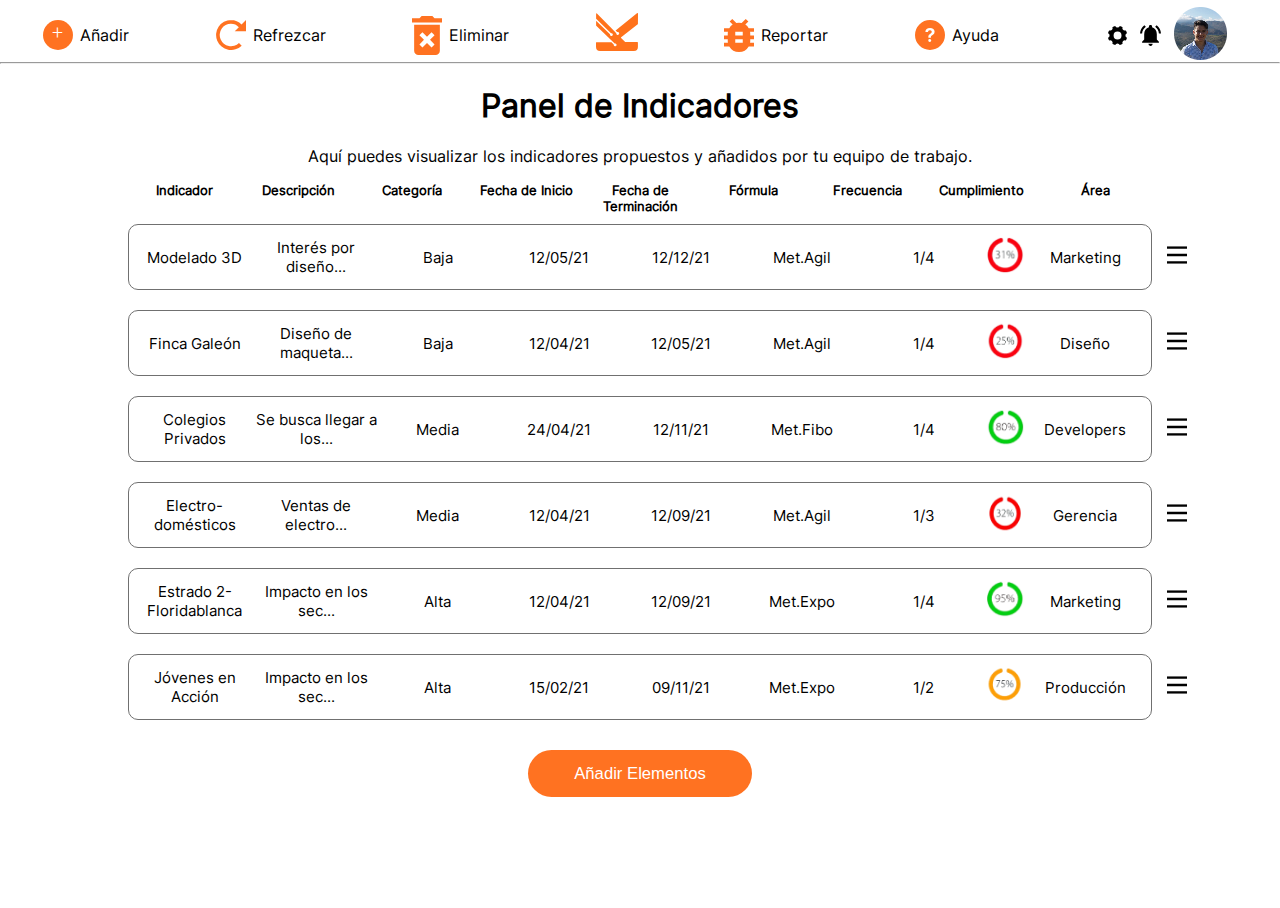
<file: index.html>
<!DOCTYPE html>
<html lang="es">
<head>
    <meta charset="UTF-8">
    <meta name="viewport" content="width=device-width, initial-scale=1.0">
    <title>Kario Media PM</title>
    <link rel="shortcut icon" href="assets/img/kario sin kairo (2).svg" type="image/x-icon">
    <link rel="stylesheet" href="assets/css/index.css">
</head>
<body>
    <header>
        <div class="icon-agg">
            <img src="assets/img/Group 3.svg" alt="">
            <a href="añadir.html">Añadir</a>
        </div>
        <div class="icon-agg">
            <img src="assets/img/Icon open-reload.svg" alt="">
            <a href="index.html">Refrezcar</a>
        </div>
        <div class="icon-agg">
            <img src="assets/img/Icon material-delete-forever.svg" alt="">
            <a href="eliminar.html">Eliminar</a>
        </div>
        <div class="logo">
            <img src="assets/img/kario sin kairo.svg" alt="">
        </div>
        <div class="icon-agg">
            <img src="assets/img/Icon material-bug-report.svg" alt="">
            <a href="reportes.html">Reportar</a>
        </div>
        <div class="icon-agg">
            <img src="assets/img/Icon ionic-ios-help-circle.svg" alt="">
            <a href="faq.html">Ayuda</a>
        </div>
        <div class="perfil">
            <img src="assets/img/Icon ionic-ios-settings.svg" alt="">
            <img src="assets/img/Icon material-notifications-active.svg" alt="">
            <a href="#popup-img"><img src="assets/img/pp-1.png" alt="" tabindex="0" ></a>
            <div id="popup-img" class="popup">
                <div class="popup-container">
                    <p>Pedro Felipe Gomez Bonilla <br>
                        <span>Usuario Admin</span> </p>
                        <a href="login.html">Cerrar Sesión</a>
                        <a href="index.html">Cancelar</a>
                </div>
            </div>
        </div>
    </header>
    <hr>
    <main>
        <h1>Panel de Indicadores</h1>
        <p>Aquí puedes visualizar los indicadores propuestos y añadidos por tu equipo de trabajo.</p>
    </main>
    <section class="section1">
        <div class="row-header">
            <div class="cell">Indicador</div>
            <div class="cell">Descripción</div>
            <div class="cell">Categoría</div>
            <div class="cell">Fecha de Inicio</div>
            <div class="cell">Fecha de Terminación</div>
            <div class="cell">Fórmula</div>
            <div class="cell">Frecuencia</div>
            <div class="cell">Cumplimiento</div>
            <div class="cell">Área</div>
        </div>
        <div class="table">
            <div class="row">
                <div class="cell">Modelado 3D</div>
                <div class="cell">Interés por diseño...</div>
                <div class="cell">Baja</div>
                <div class="cell">12/05/21</div>
                <div class="cell">12/12/21</div>
                <div class="cell">Met.Agil</div>
                <div class="cell">1/4</div>
                <div class="cell-circle-number"><img src="assets/img/treinta_y_uno.png" alt=""></div>
                <div class="cell">Marketing</div>
            </div>
            <div class="estado"><img src="assets/img/Repeat Grid 3.svg" alt="Estado"></div>
            <div class="row">
                <div class="cell">Finca Galeón</div>
                <div class="cell">Diseño de maqueta...</div>
                <div class="cell">Baja</div>
                <div class="cell">12/04/21</div>
                <div class="cell">12/05/21</div>
                <div class="cell">Met.Agil</div>
                <div class="cell">1/4</div>
                <div class="cell-circle-number"><img src="assets/img/veinticinco.png" alt=""></div>
                <div class="cell">Diseño</div>
            </div>
            <div class="estado"><img src="assets/img/Repeat Grid 3.svg" alt="Estado"></div>
            <div class="row">
                <div class="cell">Colegios Privados</div>
                <div class="cell">Se busca llegar a los...</div>
                <div class="cell">Media</div>
                <div class="cell">24/04/21</div>
                <div class="cell">12/11/21</div>
                <div class="cell">Met.Fibo</div>
                <div class="cell">1/4</div>
                <div class="cell-circle-number"><img src="assets/img/ochenta.png" alt=""></div>
                <div class="cell">Developers</div>
            </div>
            <div class="estado"><img src="assets/img/Repeat Grid 3.svg" alt="Estado"></div>
            <div class="row">
                <div class="cell">Electro-domésticos</div>
                <div class="cell">Ventas de electro...</div>
                <div class="cell">Media</div>
                <div class="cell">12/04/21</div>
                <div class="cell">12/09/21</div>
                <div class="cell">Met.Agil</div>
                <div class="cell">1/3</div>
                <div class="cell-circle-number"><img src="assets/img/treinta_y_dos.png" alt=""></div>
                <div class="cell">Gerencia</div>
            </div>
            <div class="estado"><img src="assets/img/Repeat Grid 3.svg" alt="Estado"></div>
            <div class="row">
                <div class="cell">Estrado 2-Floridablanca</div>
                <div class="cell">Impacto en los sec...</div>
                <div class="cell">Alta</div>
                <div class="cell">12/04/21</div>
                <div class="cell">12/09/21</div>
                <div class="cell">Met.Expo</div>
                <div class="cell">1/4</div>
                <div class="cell-circle-number"><img src="assets/img/noventa_y_cinco.png" alt=""></div>
                <div class="cell">Marketing</div>
            </div>
            <div class="estado"><img src="assets/img/Repeat Grid 3.svg" alt="Estado"></div>
            <div class="row">
                <div class="cell">Jóvenes en Acción</div>
                <div class="cell">Impacto en los sec...</div>
                <div class="cell">Alta</div>
                <div class="cell">15/02/21</div>
                <div class="cell">09/11/21</div>
                <div class="cell">Met.Expo</div>
                <div class="cell">1/2</div>
                <div class="cell-circle-number"><img src="assets/img/setenta_y_cinco.png" alt=""></div>
                <div class="cell">Producción</div>
            </div>
            <div class="estado"><img src="assets/img/Repeat Grid 3.svg" alt="Estado"></div>
        </div>
        <button class="add-button" onclick="location.href='añadir.html'">Añadir Elementos</button>
    </section>
    
</body>
</html>
</file>
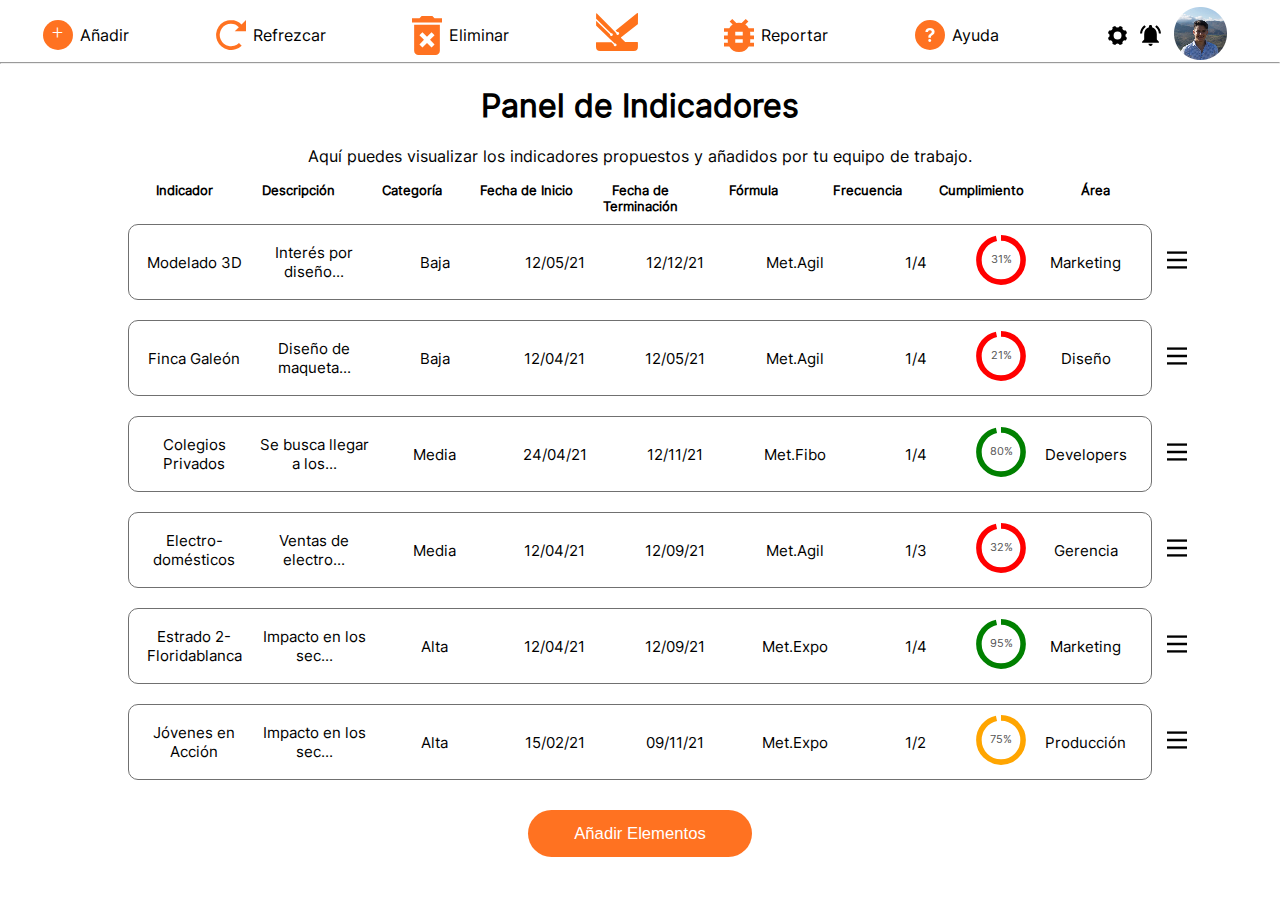
<file: pages/index.html>
<!DOCTYPE html>
<html lang="es">
<head>
    <meta charset="UTF-8">
    <meta name="viewport" content="width=device-width, initial-scale=1.0">
    <title>Kario Media PM</title>
    <link rel="shortcut icon" href="../assets/img/kario sin kairo (2).svg" type="image/x-icon">
    <link rel="stylesheet" href="../assets/css/index.css">
</head>
<body>
    <header>
        <div class="icon-agg">
            <img src="../assets/img/Group 3.svg" alt="">
            <a href="añadir.html">Añadir</a>
        </div>
        <div class="icon-agg">
            <img src="../assets/img/Icon open-reload.svg" alt="">
            <a href="index.html">Refrezcar</a>
        </div>
        <div class="icon-agg">
            <img src="../assets/img/Icon material-delete-forever.svg" alt="">
            <a href="eliminar.html">Eliminar</a>
        </div>
        <div class="logo">
            <img src="../assets/img/kario sin kairo.svg" alt="">
        </div>
        <div class="icon-agg">
            <img src="../assets/img/Icon material-bug-report.svg" alt="">
            <a href="reportes.html">Reportar</a>
        </div>
        <div class="icon-agg">
            <img src="../assets/img/Icon ionic-ios-help-circle.svg" alt="">
            <a href="faq.html">Ayuda</a>
        </div>
        <div class="perfil">
            <img src="../assets/img/Icon ionic-ios-settings.svg" alt="">
            <img src="../assets/img/Icon material-notifications-active.svg" alt="">
            <a href="#popup-img"><img src="../assets/img/pp-1.png" alt="" tabindex="0" ></a>
            <div id="popup-img" class="popup">
                <div class="popup-container">
                    <p>Pedro Felipe Gomez Bonilla <br>
                        <span>Usuario Admin</span> </p>
                        <a href="login.html">Cerrar Sesión</a>
                        <a href="index.html">Cancelar</a>
                </div>
            </div>
        </div>
    </header>
    <hr>
    <main>
        <h1>Panel de Indicadores</h1>
        <p>Aquí puedes visualizar los indicadores propuestos y añadidos por tu equipo de trabajo.</p>
    </main>
    <section class="section1">
        <div class="row-header">
            <div class="cell">Indicador</div>
            <div class="cell">Descripción</div>
            <div class="cell">Categoría</div>
            <div class="cell">Fecha de Inicio</div>
            <div class="cell">Fecha de Terminación</div>
            <div class="cell">Fórmula</div>
            <div class="cell">Frecuencia</div>
            <div class="cell">Cumplimiento</div>
            <div class="cell">Área</div>
        </div>
        <div class="table">
            <div class="row">
                <div class="cell">Modelado 3D</div>
                <div class="cell">Interés por diseño...</div>
                <div class="cell">Baja</div>
                <div class="cell">12/05/21</div>
                <div class="cell">12/12/21</div>
                <div class="cell">Met.Agil</div>
                <div class="cell">1/4</div>
                <div class="cell-circle-number">
                    <svg width="50" height="50" viewBox="0 0 36 36">
                    <path
                      stroke="red"
                      stroke-width="4"
                      fill="none"
                      stroke-dasharray="96, 100"
                      d="M18 2.0845
                         a 15.9155 15.9155 0 0 1 0 31.831
                         a 15.9155 15.9155 0 0 1 0 -31.831"
                    />
                    <text
                      x="18"
                      y="20.35"
                      fill="#555"
                      font-size="8"
                      text-anchor="middle">
                      31%
                    </text>
                  </svg></div>
                <div class="cell">Marketing</div>
            </div>
            <div class="estado"><img src="../assets/img/Repeat Grid 3.svg" alt="Estado"></div>
            <div class="row">
                <div class="cell">Finca Galeón</div>
                <div class="cell">Diseño de maqueta...</div>
                <div class="cell">Baja</div>
                <div class="cell">12/04/21</div>
                <div class="cell">12/05/21</div>
                <div class="cell">Met.Agil</div>
                <div class="cell">1/4</div>
                <div class="cell-circle-number"><svg width="50" height="50" viewBox="0 0 36 36">
                    <path
                      stroke="red"
                      stroke-width="4"
                      fill="none"
                      stroke-dasharray="96, 100"
                      d="M18 2.0845
                         a 15.9155 15.9155 0 0 1 0 31.831
                         a 15.9155 15.9155 0 0 1 0 -31.831"
                    />
                    <text
                      x="18"
                      y="20.35"
                      fill="#555"
                      font-size="8"
                      text-anchor="middle">
                      21%
                    </text>
                  </svg></div>
                <div class="cell">Diseño</div>
            </div>
            <div class="estado"><img src="../assets/img/Repeat Grid 3.svg" alt="Estado"></div>
            <div class="row">
                <div class="cell">Colegios Privados</div>
                <div class="cell">Se busca llegar a los...</div>
                <div class="cell">Media</div>
                <div class="cell">24/04/21</div>
                <div class="cell">12/11/21</div>
                <div class="cell">Met.Fibo</div>
                <div class="cell">1/4</div>
                <div class="cell-circle-number"><svg width="50" height="50" viewBox="0 0 36 36">
                    <path
                      stroke="green"
                      stroke-width="4"
                      fill="none"
                      stroke-dasharray="96, 100"
                      d="M18 2.0845
                         a 15.9155 15.9155 0 0 1 0 31.831
                         a 15.9155 15.9155 0 0 1 0 -31.831"
                    />
                    <text
                      x="18"
                      y="20.35"
                      fill="#555"
                      font-size="8"
                      text-anchor="middle">
                      80%
                    </text>
                  </svg></div>
                <div class="cell">Developers</div>
            </div>
            <div class="estado"><img src="../assets/img/Repeat Grid 3.svg" alt="Estado"></div>
            <div class="row">
                <div class="cell">Electro-domésticos</div>
                <div class="cell">Ventas de electro...</div>
                <div class="cell">Media</div>
                <div class="cell">12/04/21</div>
                <div class="cell">12/09/21</div>
                <div class="cell">Met.Agil</div>
                <div class="cell">1/3</div>
                <div class="cell-circle-number"><svg width="50" height="50" viewBox="0 0 36 36">
                    <path
                      stroke="red"
                      stroke-width="4"
                      fill="none"
                      stroke-dasharray="96, 100"
                      d="M18 2.0845
                         a 15.9155 15.9155 0 0 1 0 31.831
                         a 15.9155 15.9155 0 0 1 0 -31.831"
                    />
                    <text
                      x="18"
                      y="20.35"
                      fill="#555"
                      font-size="8"
                      text-anchor="middle">
                      32%
                    </text>
                  </svg></div>
                <div class="cell">Gerencia</div>
            </div>
            <div class="estado"><img src="../assets/img/Repeat Grid 3.svg" alt="Estado"></div>
            <div class="row">
                <div class="cell">Estrado 2-Floridablanca</div>
                <div class="cell">Impacto en los sec...</div>
                <div class="cell">Alta</div>
                <div class="cell">12/04/21</div>
                <div class="cell">12/09/21</div>
                <div class="cell">Met.Expo</div>
                <div class="cell">1/4</div>
                <div class="cell-circle-number"><svg width="50" height="50" viewBox="0 0 36 36">
                    <path
                      stroke="green"
                      stroke-width="4"
                      fill="none"
                      stroke-dasharray="96, 100"
                      d="M18 2.0845
                         a 15.9155 15.9155 0 0 1 0 31.831
                         a 15.9155 15.9155 0 0 1 0 -31.831"
                    />
                    <text
                      x="18"
                      y="20.35"
                      fill="#555"
                      font-size="8"
                      text-anchor="middle">
                      95%
                    </text>
                  </svg></div>
                <div class="cell">Marketing</div>
            </div>
            <div class="estado"><img src="../assets/img/Repeat Grid 3.svg" alt="Estado"></div>
            <div class="row">
                <div class="cell">Jóvenes en Acción</div>
                <div class="cell">Impacto en los sec...</div>
                <div class="cell">Alta</div>
                <div class="cell">15/02/21</div>
                <div class="cell">09/11/21</div>
                <div class="cell">Met.Expo</div>
                <div class="cell">1/2</div>
                <div class="cell-circle-number"><svg width="50" height="50" viewBox="0 0 36 36">
                    <path
                      stroke="orange"
                      stroke-width="4"
                      fill="none"
                      stroke-dasharray="96, 100"
                      d="M18 2.0845
                         a 15.9155 15.9155 0 0 1 0 31.831
                         a 15.9155 15.9155 0 0 1 0 -31.831"
                    />
                    <text
                      x="18"
                      y="20.35"
                      fill="#555"
                      font-size="8"
                      text-anchor="middle">
                      75%
                    </text>
                  </svg></div>
                <div class="cell">Producción</div>
            </div>
            <div class="estado"><img src="../assets/img/Repeat Grid 3.svg" alt="Estado"></div>
        </div>
        <button class="add-button" onclick="location.href='añadir.html'">Añadir Elementos</button>
    </section>
    
</body>
</html>
</file>
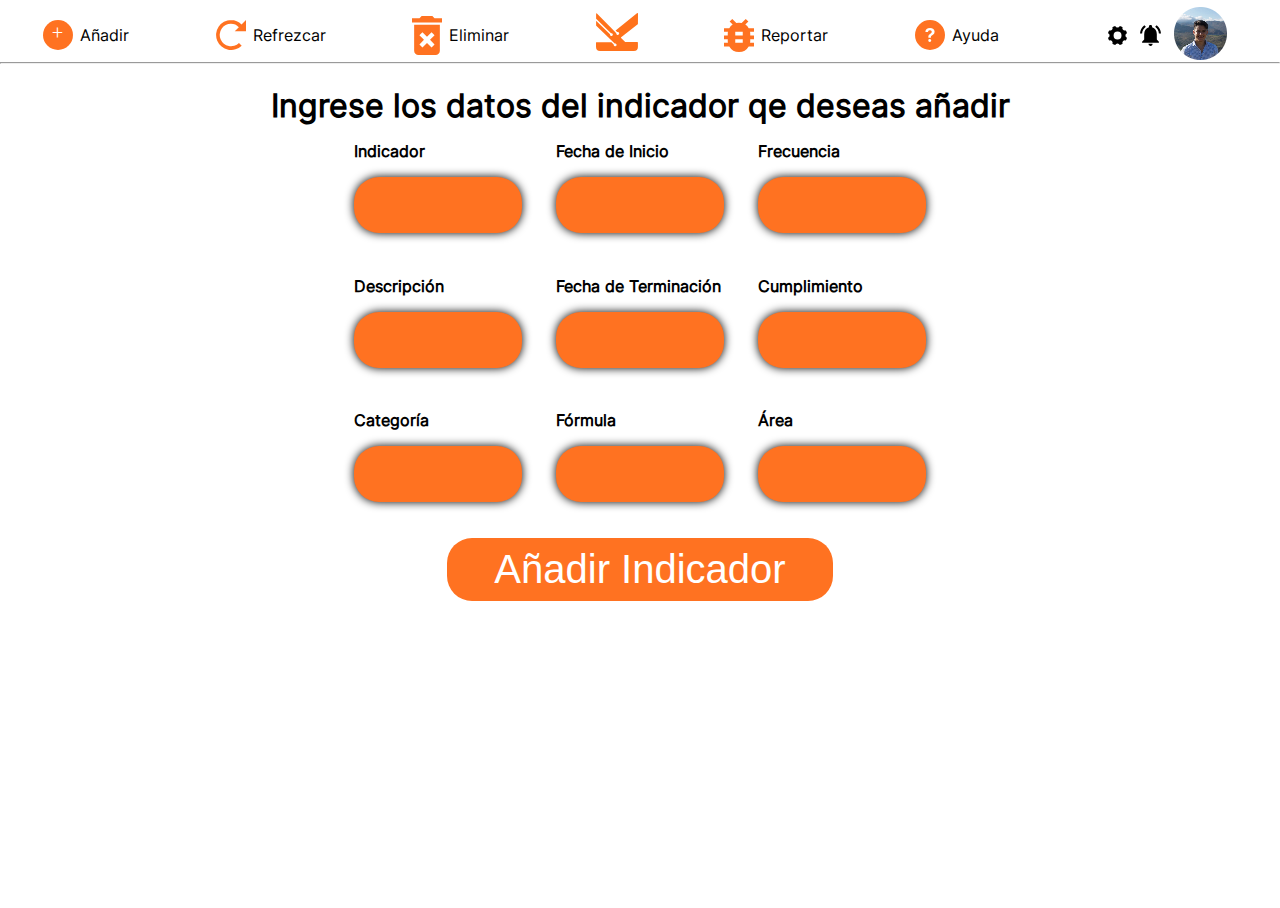
<file: añadir.html>
<!DOCTYPE html>
<html lang="en">

<head>
    <meta charset="UTF-8">
    <meta name="viewport" content="width=device-width, initial-scale=1.0">
    <title>Kario Media PM</title>
    <link rel="shortcut icon" href="assets/img/kario sin kairo (2).svg" type="image/x-icon">
    <link rel="stylesheet" href="assets/css/añadir.css">
</head>

<body>
    <header>
        <div class="icon-agg">
            <img src="assets/img/Group 3.svg" alt="">
            <a href="añadir.html">Añadir</a>
        </div>
        <div class="icon-agg">
            <img src="assets/img/Icon open-reload.svg" alt="">
            <a href="index.html">Refrezcar</a>
        </div>
        <div class="icon-agg">
            <img src="assets/img/Icon material-delete-forever.svg" alt="">
            <a href="eliminar.html">Eliminar</a>
        </div>
        <div class="logo">
            <img src="assets/img/kario sin kairo.svg" alt="">
        </div>
        <div class="icon-agg">
            <img src="assets/img/Icon material-bug-report.svg" alt="">
            <a href="reportes.html">Reportar</a>
        </div>
        <div class="icon-agg">
            <img src="assets/img/Icon ionic-ios-help-circle.svg" alt="">
            <a href="faq.html">Ayuda</a>
        </div>
        <div class="perfil">
            <img src="assets/img/Icon ionic-ios-settings.svg" alt="">
            <img src="assets/img/Icon material-notifications-active.svg" alt="">
            <a href="#popup-img"><img src="assets/img/pp-1.png" alt="" tabindex="0" ></a>
            <div id="popup-img" class="popup">
                <div class="popup-container">
                    <p>Pedro Felipe Gomez Bonilla <br>
                        <span>Usuario Admin</span> </p>
                        <a href="login.html">Cerrar Sesión</a>
                        <a href="añadir.html">Cancelar</a>
                </div>
            </div>
        </div>
    </header>
    <hr>
    <h1>Ingrese los datos del indicador qe deseas añadir</h1>
    <section>
        <div class="datos">
            <div class="input-añadir">
                <p>Indicador</p>
                <label><input type="text"></label>
            </div>
            <div class="input-añadir">
                <p>Fecha de Inicio</p>
                <label><input type="text" ></label>
            </div>
            <div class="input-añadir">
                <p>Frecuencia</p>
                <label><input type="text" ></label>
            </div>
            <div class="input-añadir">
                <p>Descripción</p>
                <label><input type="text" ></label>
            </div>
            <div class="input-añadir">
                <p>Fecha de Terminación</p>
                <label><input type="text" ></label>
            </div>
            <div class="input-añadir">
                <p>Cumplimiento</p>
                <label><input type="text" ></label>
            </div>
            <div class="input-añadir">
                <p>Categoría</p>
                <label><input type="text" ></label>
            </div>
            <div class="input-añadir">
                <p>Fórmula</p>
                <label><input type="text" ></label>
            </div>
            <div class="input-añadir">
                <p>Área</p>
                <label><input type="text" ></label>
            </div>
        </div>
        <div class="button">
            <button onclick="location.href='index.html'">Añadir Indicador</button>
        </div>
    </section>


</body>

</html>
</file>
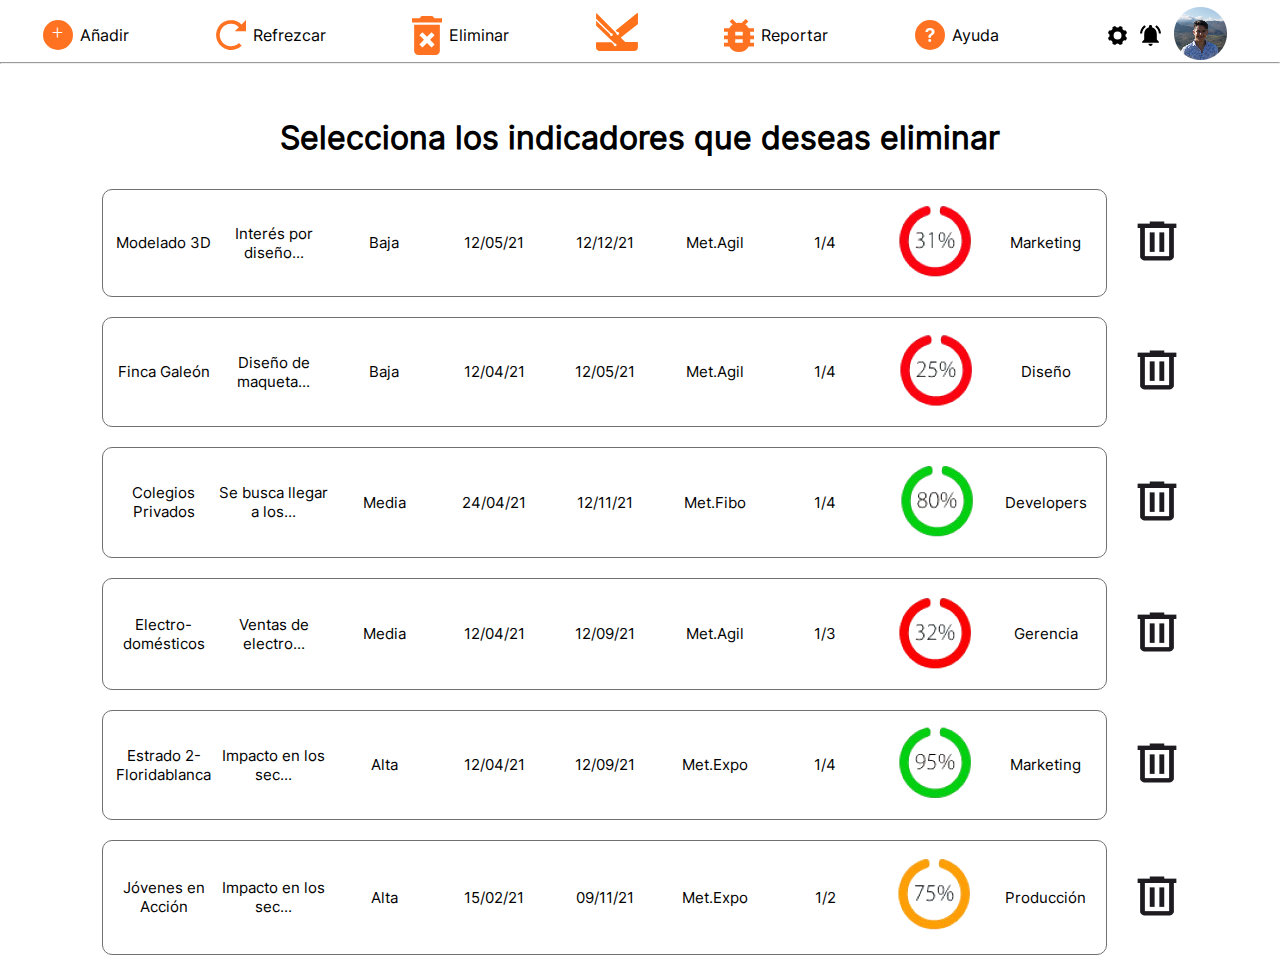
<file: eliminar.html>
<!DOCTYPE html>
<html lang="es">
<head>
    <meta charset="UTF-8">
    <meta name="viewport" content="width=device-width, initial-scale=1.0">
    <title>Eliminar</title>
    <link rel="shortcut icon" href="assets/img/kario sin kairo (2).svg" type="image/x-icon">
    <link rel="stylesheet" href="assets/css/eliminar.css">
</head>
<body>
    <header>
        <div class="icon-agg">
            <img src="assets/img/Group 3.svg" alt="">
            <a href="añadir.html">Añadir</a>
        </div>
        <div class="icon-agg">
            <img src="assets/img/Icon open-reload.svg" alt="">
            <a href="index.html">Refrezcar</a>
        </div>
        <div class="icon-agg">
            <img src="assets/img/Icon material-delete-forever.svg" alt="">
            <a href="eliminar.html">Eliminar</a>
        </div>
        <div class="logo">
            <img src="assets/img/kario sin kairo.svg" alt="">
        </div>
        <div class="icon-agg">
            <img src="assets/img/Icon material-bug-report.svg" alt="">
            <a href="reportes.html">Reportar</a>
        </div>
        <div class="icon-agg">
            <img src="assets/img/Icon ionic-ios-help-circle.svg" alt="">
            <a href="faq.html">Ayuda</a>
        </div>
        <div class="perfil">
            <img src="assets/img/Icon ionic-ios-settings.svg" alt="">
            <img src="assets/img/Icon material-notifications-active.svg" alt="">
            <a href="#popup-img"><img src="assets/img/pp-1.png" alt="" tabindex="0" ></a>
            <div id="popup-img" class="popup">
                <div class="popup-container">
                    <p>Pedro Felipe Gomez Bonilla <br>
                        <span>Usuario Admin</span> </p>
                        <a href="login.html">Cerrar Sesión</a>
                        <a href="eliminar.html">Cancelar</a>
                </div>
            </div>
        </div>
    </header>
    <hr>
    <main>
        <h1>Selecciona los indicadores que deseas eliminar</h1>
    </main>
    <section class="section1">
        <div class="table">
            <div class="row">
                <div class="cell">Modelado 3D</div>
                <div class="cell">Interés por diseño...</div>
                <div class="cell">Baja</div>
                <div class="cell">12/05/21</div>
                <div class="cell">12/12/21</div>
                <div class="cell">Met.Agil</div>
                <div class="cell">1/4</div>
                <div class="cell circle-number"><img src="assets/img/treinta_y_uno.png" alt=""></div>
                <div class="cell">Marketing</div>
            </div>
            <button  class="delete"><img onclick="location.href='index.html'" src="assets/img/delete.png"></button>
            <div class="row">
                <div class="cell">Finca Galeón</div>
                <div class="cell">Diseño de maqueta...</div>
                <div class="cell">Baja</div>
                <div class="cell">12/04/21</div>
                <div class="cell">12/05/21</div>
                <div class="cell">Met.Agil</div>
                <div class="cell">1/4</div>
                <div class="cell circle-number"><img src="assets/img/veinticinco.png" alt=""></div>
                <div class="cell">Diseño</div>
            </div>
            <button  class="delete"><img onclick="location.href='index.html'" src="assets/img/delete.png"></button>
            <div class="row">
                <div class="cell">Colegios Privados</div>
                <div class="cell">Se busca llegar a los...</div>
                <div class="cell">Media</div>
                <div class="cell">24/04/21</div>
                <div class="cell">12/11/21</div>
                <div class="cell">Met.Fibo</div>
                <div class="cell">1/4</div>
                <div class="cell circle-number"><img src="assets/img/ochenta.png" alt=""></div>
                <div class="cell">Developers</div>
            </div>
            <button  class="delete"><img onclick="location.href='index.html'" src="assets/img/delete.png"></button>
            <div class="row">
                <div class="cell">Electro-domésticos</div>
                <div class="cell">Ventas de electro...</div>
                <div class="cell">Media</div>
                <div class="cell">12/04/21</div>
                <div class="cell">12/09/21</div>
                <div class="cell">Met.Agil</div>
                <div class="cell">1/3</div>
                <div class="cell circle-number"><img src="assets/img/treinta_y_dos.png" alt=""></div>
                <div class="cell">Gerencia</div>
            </div>
            <button  class="delete"><img onclick="location.href='index.html'" src="assets/img/delete.png"></button>
            <div class="row">
                <div class="cell">Estrado 2-Floridablanca</div>
                <div class="cell">Impacto en los sec...</div>
                <div class="cell">Alta</div>
                <div class="cell">12/04/21</div>
                <div class="cell">12/09/21</div>
                <div class="cell">Met.Expo</div>
                <div class="cell">1/4</div>
                <div class="cell circle-number"><img src="assets/img/noventa_y_cinco.png" alt=""></div>
                <div class="cell">Marketing</div>
            </div>
            <button class="delete"><img src="assets/img/delete.png"></button>
            <div class="row">
                <div class="cell">Jóvenes en Acción</div>
                <div class="cell">Impacto en los sec...</div>
                <div class="cell">Alta</div>
                <div class="cell">15/02/21</div>
                <div class="cell">09/11/21</div>
                <div class="cell">Met.Expo</div>
                <div class="cell">1/2</div>
                <div class="cell circle-number"><img src="assets/img/setenta_y_cinco.png" alt=""></div>
                <div class="cell">Producción</div>
            </div>
            <button  class="delete"><img onclick="location.href='index.html'" src="assets/img/delete.png"></button>
        </div>
    </section>
</file>
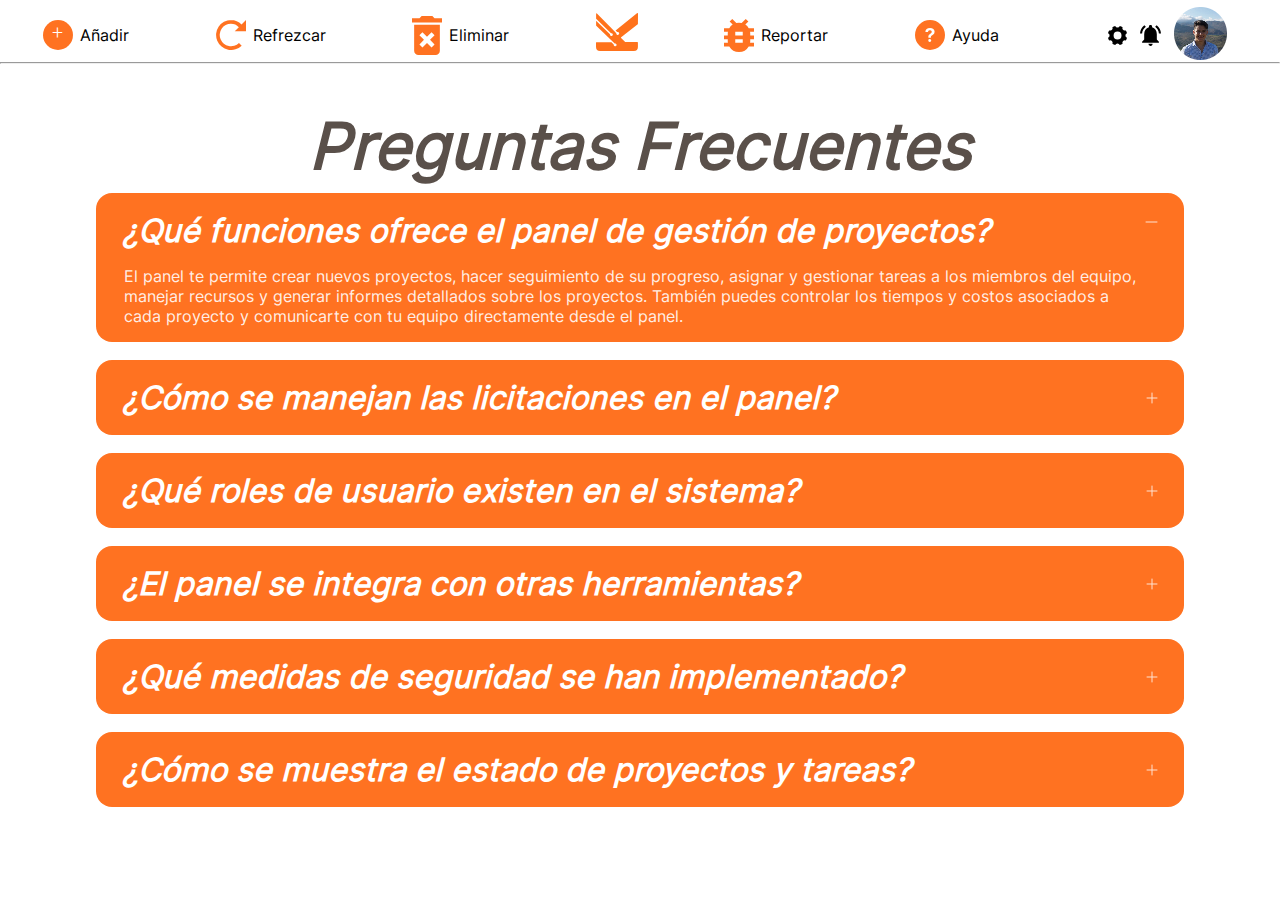
<file: faq.html>
<!DOCTYPE html>
<html lang="en">

<head>
    <meta charset="UTF-8">
    <meta name="viewport" content="width=device-width, initial-scale=1.0">
    <title>Kario Media PM</title>
    <link rel="shortcut icon" href="assets/img/kario sin kairo (2).svg" type="image/x-icon">
    <link rel="stylesheet" href="assets/css/faq.css">
</head>

<body>
    <header>
        <div class="icon-agg">
            <img src="assets/img/Group 3.svg" alt="">
            <a href="añadir.html">Añadir</a>
        </div>
        <div class="icon-agg">
            <img src="assets/img/Icon open-reload.svg" alt="">
            <a href="index.html">Refrezcar</a>
        </div>
        <div class="icon-agg">
            <img src="assets/img/Icon material-delete-forever.svg" alt="">
            <a href="eliminar.html">Eliminar</a>
        </div>
        <div class="logo">
            <img src="assets/img/kario sin kairo.svg" alt="">
        </div>
        <div class="icon-agg">
            <img src="assets/img/Icon material-bug-report.svg" alt="">
            <a href="reportes.html">Reportar</a>
        </div>
        <div class="icon-agg">
            <img src="assets/img/Icon ionic-ios-help-circle.svg" alt="">
            <a href="faq.html">Ayuda</a>
        </div>
        <div class="perfil">
            <img src="assets/img/Icon ionic-ios-settings.svg" alt="">
            <img src="assets/img/Icon material-notifications-active.svg" alt="">
            <a href="#popup-img"><img src="assets/img/pp-1.png" alt="" tabindex="0" ></a>
            <div id="popup-img" class="popup">
                <div class="popup-container">
                    <p>Pedro Felipe Gomez Bonilla <br>
                        <span>Usuario Admin</span> </p>
                        <a href="login.html">Cerrar Sesión</a>
                        <a href="faq.html">Cancelar</a>
                </div>
            </div>
        </div>
    </header>
    <hr>

    <h1><i>Preguntas Frecuentes</i></h1>

    <section>
        <div class="question1">
            <h4>¿Qué funciones ofrece el panel de gestión de proyectos?</h4>
            <p>El panel te permite crear nuevos proyectos, hacer seguimiento de su progreso, asignar y gestionar tareas
                a los miembros del equipo, manejar recursos y generar informes detallados sobre los proyectos. También
                puedes controlar los tiempos y costos asociados a cada proyecto y comunicarte con tu equipo directamente
                desde el panel.</p>
            <img src="assets/img/vector-guion.png" alt="">
        </div>
        <div class="question2">
            <h4>¿Cómo se manejan las licitaciones en el panel?</h4><img src="assets/img/vector-suma.png" alt="">
        </div>
        <div class="question3">
            <h4>¿Qué roles de usuario existen en el sistema?</h4><img src="assets/img/vector-suma.png" alt="">
        </div>
        <div class="question4">
            <h4>¿El panel se integra con otras herramientas?</h4><img src="assets/img/vector-suma.png" alt="">
        </div>
        <div class="question5">
            <h4>¿Qué medidas de seguridad se han implementado?</h4><img src="assets/img/vector-suma.png" alt="">
        </div>
        <div class="question6">
            <h4>¿Cómo se muestra el estado de proyectos y tareas?</h4><img src="assets/img/vector-suma.png" alt="">
        </div>
    </section>
</body>

</html>
</file>
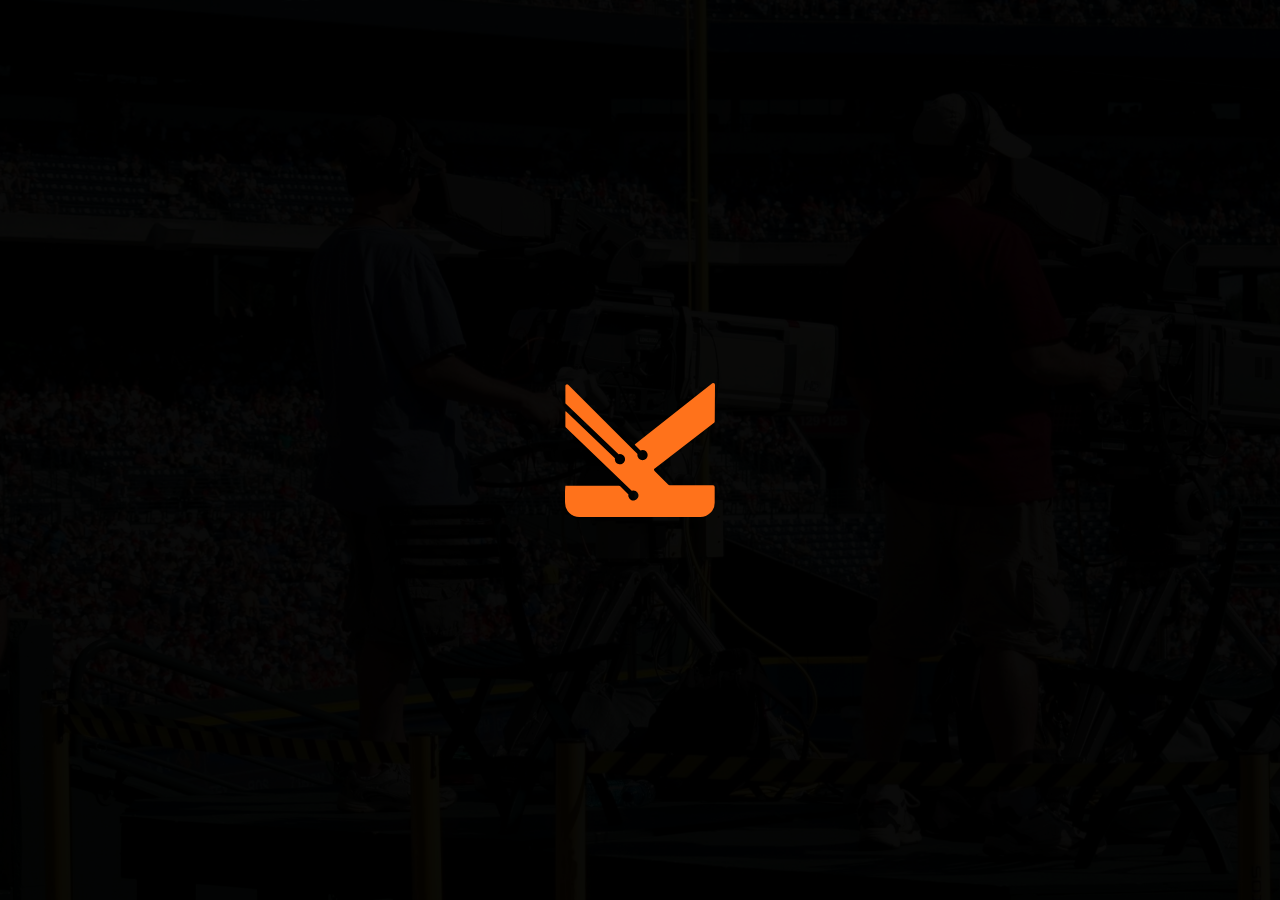
<file: login.html>
<!DOCTYPE html>
<html lang="en">

<head>
    <meta charset="UTF-8">
    <meta name="viewport" content="width=device-width, initial-scale=1.0">
    <title>Kario Media PM</title>
    <link rel="stylesheet" href="assets/css/style.css">
    <link rel="shortcut icon" href="assets/img/kario sin kairo (2).svg" type="image/x-icon">
</head>

<body>
    <div class="principal">
        <img src="assets/img/kario sin kairo.svg" alt="Kario Media Logo">
    </div>

    <div class="cuadro">
        <img class="kario" src="assets/img/kario sin kairo.svg" alt="Kario Media Logo">
        <p>MEDIA</p>
        <h2>Bienvenido al panel digital de <br> KARIO Media</h2>
        <h4>Por favor ingresa los siguientes datos para ingresar a la plataforma</h4>

        <form action="usuario.html">
            <div class="ingreso">
                <h3 class="usuario">Usuario</h3>
                <input type="text" name="username" placeholder="Ingresa tu usuario" required>

                <h3 class="contraseña">Contraseña</h3>
                <input type="password" name="password" placeholder="Ingresa tu contraseña" required>
            </div>
            <button type="submit" class="submit">Ingresar al panel</button>
        </form>
        <div class="parraf">
            <p>¿Tienes problemas para ingresar? Por favor contactarse con asistencia técnica lo más pronto posible</p>
        </div>
    </div>

</body>

</html>
</file>
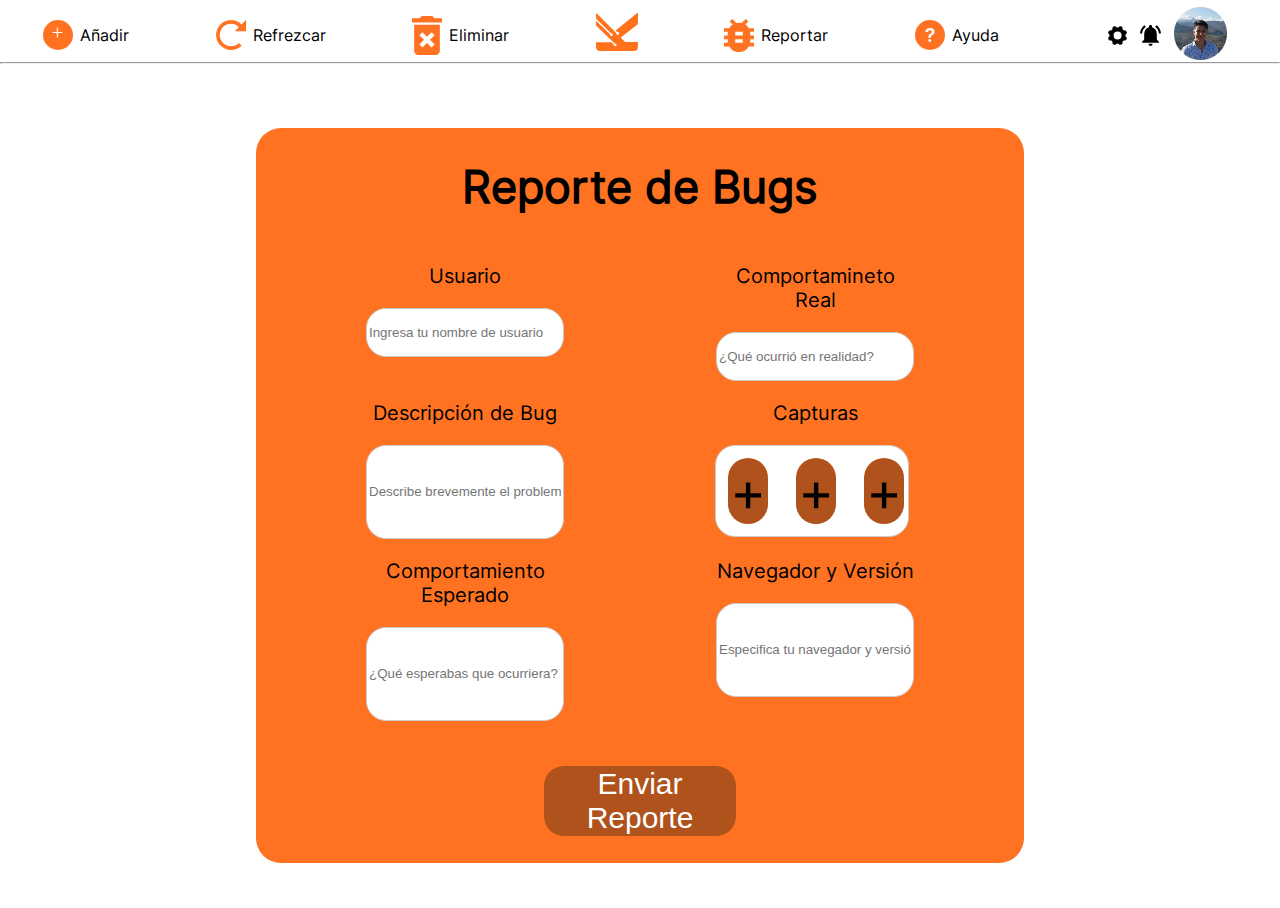
<file: reportes.html>
<!DOCTYPE html>
<html lang="en">

<head>
    <meta charset="UTF-8">
    <meta name="viewport" content="width=device-width, initial-scale=1.0">
    <title>Reportes</title>
    <link rel="shortcut icon" href="assets/img/kario sin kairo (2).svg" type="image/x-icon">
    <link rel="stylesheet" href="assets/css/reportes.css">
</head>

<body>
    <header>
        <div class="icon-agg">
            <img src="assets/img/Group 3.svg" alt="">
            <a href="añadir.html">Añadir</a>
        </div>
        <div class="icon-agg">
            <img src="assets/img/Icon open-reload.svg" alt="">
            <a href="index.html">Refrezcar</a>
        </div>
        <div class="icon-agg">
            <img src="assets/img/Icon material-delete-forever.svg" alt="">
            <a href="eliminar.html">Eliminar</a>
        </div>
        <div class="logo">
            <img src="assets/img/kario sin kairo.svg" alt="">
        </div>
        <div class="icon-agg">
            <img src="assets/img/Icon material-bug-report.svg" alt="">
            <a href="reportes.html">Reportar</a>
        </div>
        <div class="icon-agg">
            <img src="assets/img/Icon ionic-ios-help-circle.svg" alt="">
            <a href="faq.html">Ayuda</a>
        </div>
        <div class="perfil">
            <img src="assets/img/Icon ionic-ios-settings.svg" alt="">
            <img src="assets/img/Icon material-notifications-active.svg" alt="">
            <a href="#popup-img"><img src="assets/img/pp-1.png" alt="" tabindex="0" ></a>
            <div id="popup-img" class="popup">
                <div class="popup-container">
                    <p>Pedro Felipe Gomez Bonilla <br>
                        <span>Usuario Admin</span> </p>
                        <a href="login.html">Cerrar Sesión</a>
                        <a href="reportes.html">Cancelar</a>
                </div>
            </div>
        </div>
    </header>
    <hr>

    <section>
        <div class="cuadro">
            <h1>Reporte de Bugs</h1>
            <div class="uno">
                <p>Usuario</p>
                <input type="text" placeholder="Ingresa tu nombre de usuario" class="input1">
            </div>
            <div class="dos">
                <p>Comportamineto Real</p>
                <input type="text" placeholder="¿Qué ocurrió en realidad?" class="input1">
            </div>
            <div class="tres">
                <p>Descripción de Bug</p>
                <input type="text" placeholder="Describe brevemente el problema">
            </div>
            <div class="cuatro">
                <p>Capturas</p>
                <div class="tres-cuadros">
                    <div class="content-cuatr1">+</div>
                    <div class="content-cuatr2">+</div>
                    <div class="content-cuatr3">+</div>
                </div>
            </div>
            <div class="cinco">
                <p>Comportamiento Esperado</p>
                <input type="text" placeholder="¿Qué esperabas que ocurriera?">
            </div>
            <div class="seis">
                <p>Navegador y Versión</p>
                <input type="text" placeholder="Especifica tu navegador y versión">
            </div>
            <div class="siete">
                <button onclick="location.href='index.html'">Enviar Reporte</button>
            </div>
        </div>
    </section>
</body>

</html>
</file>
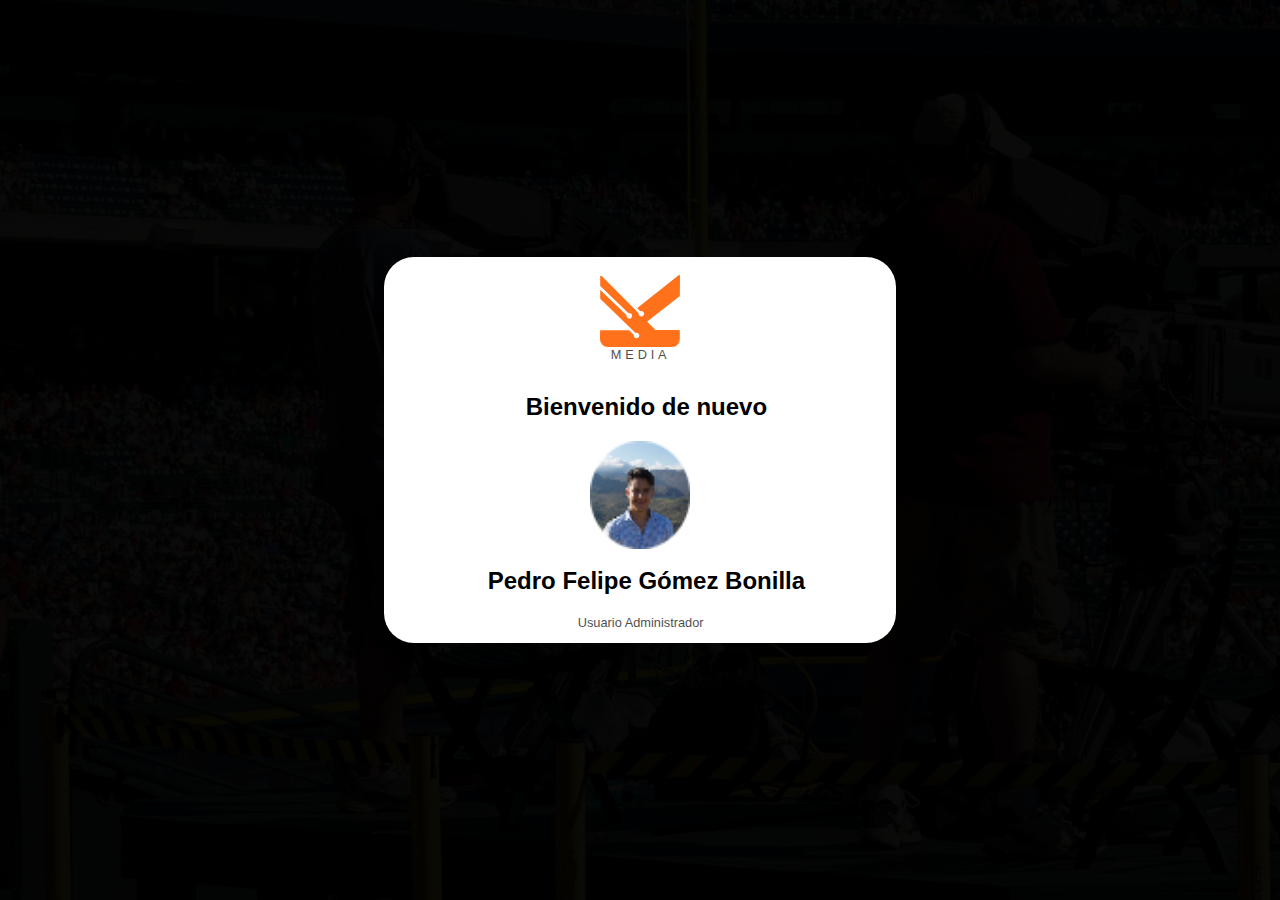
<file: usuario.html>
<!DOCTYPE html>
<html lang="en">
<head>
    <meta charset="UTF-8">
    <meta name="viewport" content="width=device-width, initial-scale=1.0">
    <title>Usuario</title>
    <link rel="stylesheet" href="assets/css/usuario.css">
    <link rel="shortcut icon" href="assets/img/kario sin kairo (2).svg" type="image/x-icon">
    <meta http-equiv="refresh" content="7;url=index.html">
</head>
<body>
    <div class="cuadro">
        <img class="kario" src="assets/img/kario sin kairo.svg" alt="">
        <p>MEDIA</p>
        <h2>Bienvenido de nuevo</h2>
        <img class="pedro" src="assets/img/pp.png" alt="">
        <h2>Pedro Felipe Gómez Bonilla</h2>
        <div class="texto">
            <p>Usuario Administrador</p>
        </div>
    </div>
    <div class="final">
        <img src="assets/img/kario sin kairo.svg" alt="">
    </div>
</body>
</html>
</file>
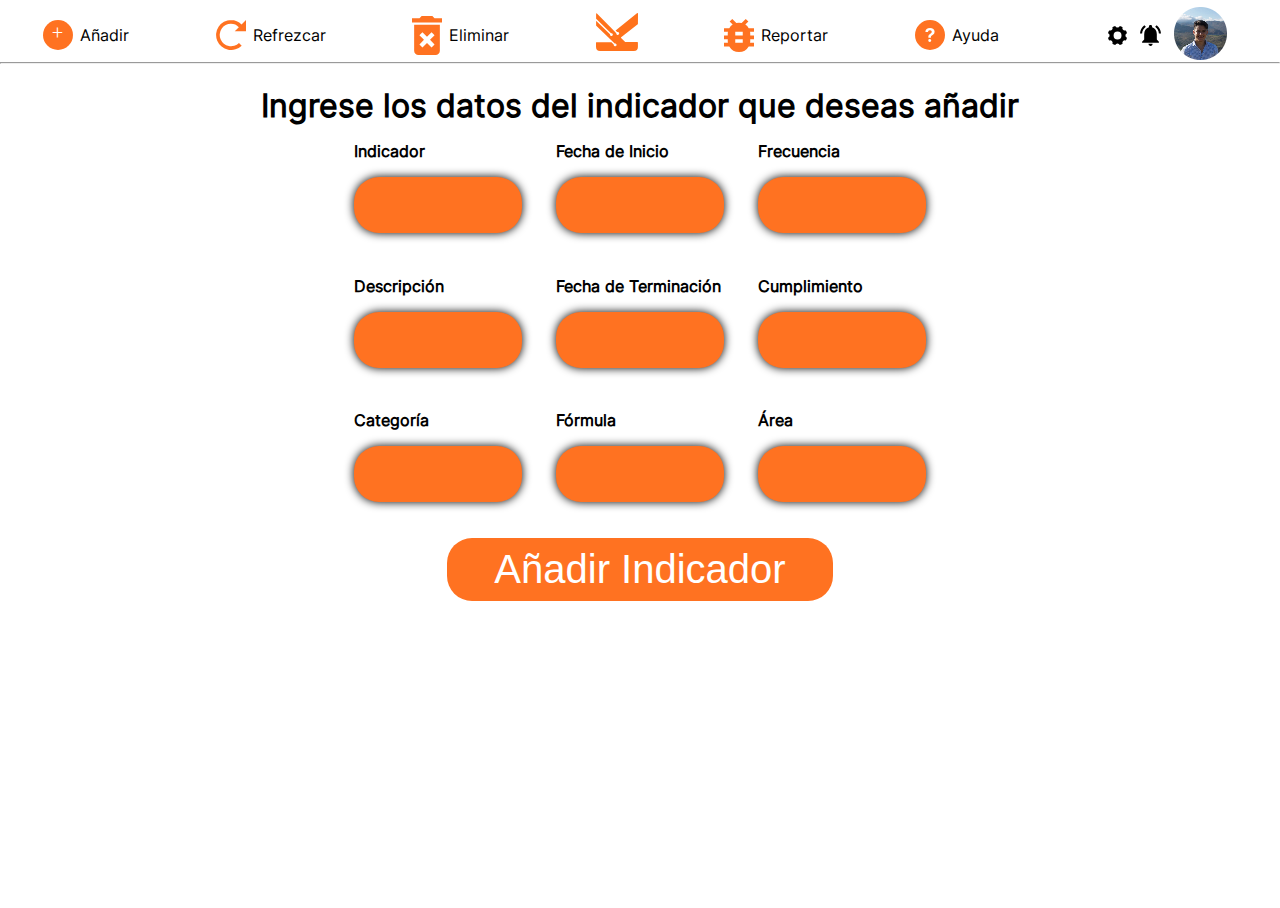
<file: pages/añadir.html>
<!DOCTYPE html>
<html lang="en">

<head>
    <meta charset="UTF-8">
    <meta name="viewport" content="width=device-width, initial-scale=1.0">
    <title>Kario Media PM</title>
    <link rel="shortcut icon" href="../assets/img/kario sin kairo (2).svg" type="image/x-icon">
    <link rel="stylesheet" href="../assets/css/añadir.css">
</head>

<body>
    <header>
        <div class="icon-agg">
            <img src="../assets/img/Group 3.svg" alt="">
            <a href="añadir.html">Añadir</a>
        </div>
        <div class="icon-agg">
            <img src="../assets/img/Icon open-reload.svg" alt="">
            <a href="index.html">Refrezcar</a>
        </div>
        <div class="icon-agg">
            <img src="../assets/img/Icon material-delete-forever.svg" alt="">
            <a href="eliminar.html">Eliminar</a>
        </div>
        <div class="logo">
            <img src="../assets/img/kario sin kairo.svg" alt="">
        </div>
        <div class="icon-agg">
            <img src="../assets/img/Icon material-bug-report.svg" alt="">
            <a href="reportes.html">Reportar</a>
        </div>
        <div class="icon-agg">
            <img src="../assets/img/Icon ionic-ios-help-circle.svg" alt="">
            <a href="faq.html">Ayuda</a>
        </div>
        <div class="perfil">
            <img src="../assets/img/Icon ionic-ios-settings.svg" alt="">
            <img src="../assets/img/Icon material-notifications-active.svg" alt="">
            <a href="#popup-img"><img src="../assets/img/pp-1.png" alt="" tabindex="0" ></a>
            <div id="popup-img" class="popup">
                <div class="popup-container">
                    <p>Pedro Felipe Gomez Bonilla <br>
                        <span>Usuario Admin</span> </p>
                        <a href="login.html">Cerrar Sesión</a>
                        <a href="añadir.html">Cancelar</a>
                </div>
            </div>
        </div>
    </header>
    <hr>
    <h1>Ingrese los datos del indicador que deseas añadir</h1>
    <section>
        <div class="datos">
            <div class="input-añadir">
                <p>Indicador</p>
                <label><input type="text"></label>
            </div>
            <div class="input-añadir">
                <p>Fecha de Inicio</p>
                <label><input type="text" ></label>
            </div>
            <div class="input-añadir">
                <p>Frecuencia</p>
                <label><input type="text" ></label>
            </div>
            <div class="input-añadir">
                <p>Descripción</p>
                <label><input type="text" ></label>
            </div>
            <div class="input-añadir">
                <p>Fecha de Terminación</p>
                <label><input type="text" ></label>
            </div>
            <div class="input-añadir">
                <p>Cumplimiento</p>
                <label><input type="text" ></label>
            </div>
            <div class="input-añadir">
                <p>Categoría</p>
                <label><input type="text" ></label>
            </div>
            <div class="input-añadir">
                <p>Fórmula</p>
                <label><input type="text" ></label>
            </div>
            <div class="input-añadir">
                <p>Área</p>
                <label><input type="text" ></label>
            </div>
        </div>
        <div class="button">
            <button onclick="location.href='index.html'">Añadir Indicador</button>
        </div>
    </section>


</body>

</html>
</file>
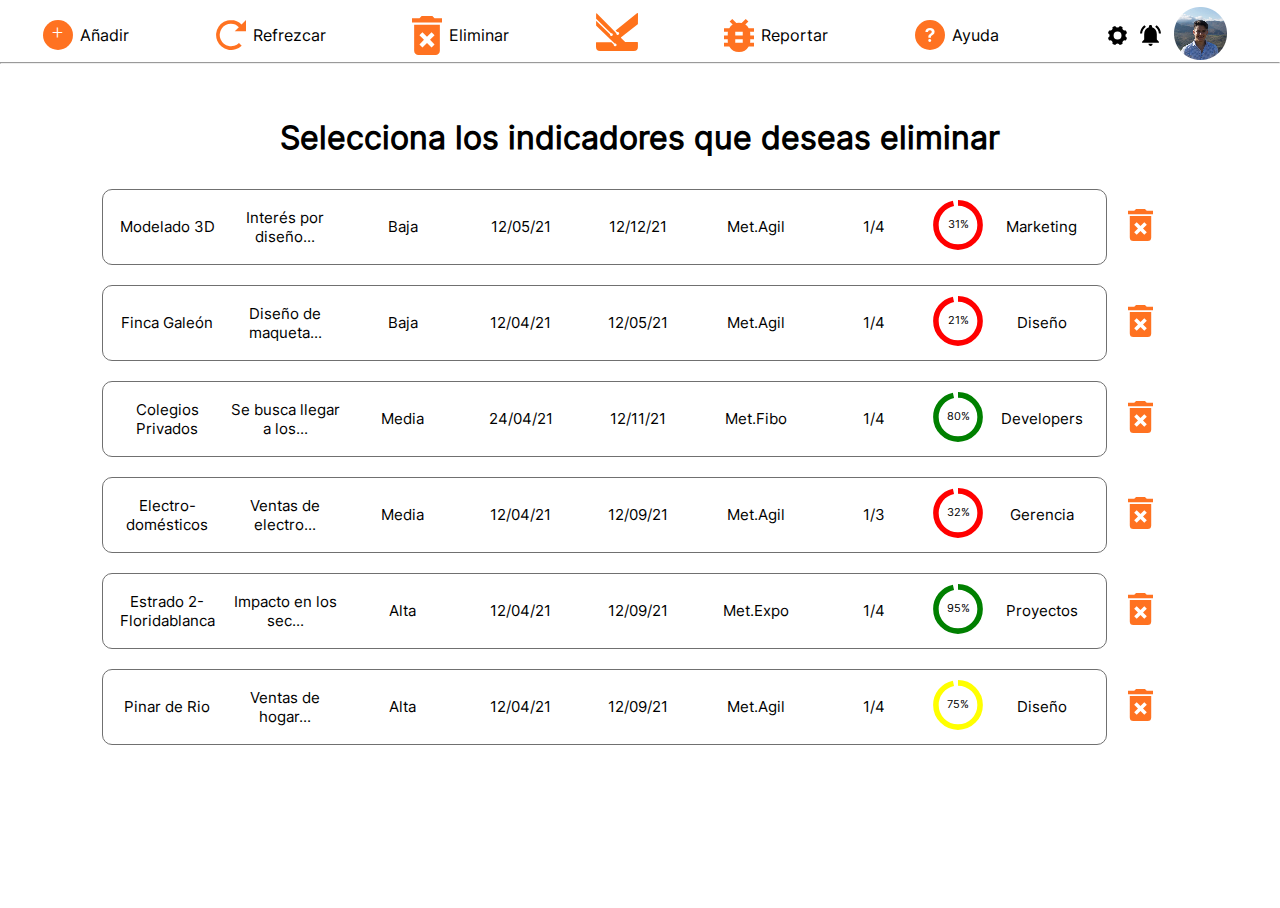
<file: pages/eliminar.html>
<!DOCTYPE html>
<html lang="es">
<head>
    <meta charset="UTF-8">
    <meta name="viewport" content="width=device-width, initial-scale=1.0">
    <title>Eliminar</title>
    <link rel="shortcut icon" href="../assets/img/kario sin kairo (2).svg" type="image/x-icon">
    <link rel="stylesheet" href="../assets/css/eliminar.css">
</head>
<body>
    <header>
        <div class="icon-agg">
            <img src="../assets/img/Group 3.svg" alt="">
            <a href="añadir.html">Añadir</a>
        </div>
        <div class="icon-agg">
            <img src="../assets/img/Icon open-reload.svg" alt="">
            <a href="index.html">Refrezcar</a>
        </div>
        <div class="icon-agg">
            <img src="../assets/img/Icon material-delete-forever.svg" alt="">
            <a href="eliminar.html">Eliminar</a>
        </div>
        <div class="logo">
            <img src="../assets/img/kario sin kairo.svg" alt="">
        </div>
        <div class="icon-agg">
            <img src="../assets/img/Icon material-bug-report.svg" alt="">
            <a href="reportes.html">Reportar</a>
        </div>
        <div class="icon-agg">
            <img src="../assets/img/Icon ionic-ios-help-circle.svg" alt="">
            <a href="faq.html">Ayuda</a>
        </div>
        <div class="perfil">
            <img src="../assets/img/Icon ionic-ios-settings.svg" alt="">
            <img src="../assets/img/Icon material-notifications-active.svg" alt="">
            <a href="#popup-img"><img src="../assets/img/pp-1.png" alt="" tabindex="0" ></a>
            <div id="popup-img" class="popup">
                <div class="popup-container">
                    <p>Pedro Felipe Gomez Bonilla <br>
                        <span>Usuario Admin</span> </p>
                        <a href="login.html">Cerrar Sesión</a>
                        <a href="eliminar.html">Cancelar</a>
                </div>
            </div>
        </div>
    </header>
    <hr>
    <main>
        <h1>Selecciona los indicadores que deseas eliminar</h1>
    </main>
    <section class="section1">
        <div class="table">
            <div class="row">
                <div class="cell">Modelado 3D</div>
                <div class="cell">Interés por diseño...</div>
                <div class="cell">Baja</div>
                <div class="cell">12/05/21</div>
                <div class="cell">12/12/21</div>
                <div class="cell">Met.Agil</div>
                <div class="cell">1/4</div>
                <div class="cell-circle-number">
                    <svg width="50" height="50" viewBox="0 0 36 36">
                        <path
                          stroke="red"
                          stroke-width="4"
                          fill="none"
                          stroke-dasharray="96, 100"
                          d="M18 2.0845
                             a 15.9155 15.9155 0 0 1 0 31.831
                             a 15.9155 15.9155 0 0 1 0 -31.831"
                        />
                        <text
                          x="18"
                          y="20.35"
                          font-size="8"
                          text-anchor="middle">
                          31%
                        </text>
                    </svg>
                </div>
                <div class="cell">Marketing</div>
            </div>
            <button class="delete"><img onclick="location.href='index.html'" src="../assets/img/Icon material-delete-forever.svg"></button>
            <div class="row">
                <div class="cell">Finca Galeón</div>
                <div class="cell">Diseño de maqueta...</div>
                <div class="cell">Baja</div>
                <div class="cell">12/04/21</div>
                <div class="cell">12/05/21</div>
                <div class="cell">Met.Agil</div>
                <div class="cell">1/4</div>
                <div class="cell-circle-number">
                    <svg width="50" height="50" viewBox="0 0 36 36">
                        <path
                          stroke="red"
                          stroke-width="4"
                          fill="none"
                          stroke-dasharray="96, 100"
                          d="M18 2.0845
                             a 15.9155 15.9155 0 0 1 0 31.831
                             a 15.9155 15.9155 0 0 1 0 -31.831"
                        />
                        <text
                          x="18"
                          y="20.35"
                          font-size="8"
                          text-anchor="middle">
                          21%
                        </text>
                    </svg>
                </div>
                <div class="cell">Diseño</div>
            </div>
            <button class="delete"><img onclick="location.href='index.html'" src="../assets/img/Icon material-delete-forever.svg"></button>
            <div class="row">
                <div class="cell">Colegios Privados</div>
                <div class="cell">Se busca llegar a los...</div>
                <div class="cell">Media</div>
                <div class="cell">24/04/21</div>
                <div class="cell">12/11/21</div>
                <div class="cell">Met.Fibo</div>
                <div class="cell">1/4</div>
                <div class="cell-circle-number">
                    <svg width="50" height="50" viewBox="0 0 36 36">
                        <path
                          stroke="green"
                          stroke-width="4"
                          fill="none"
                          stroke-dasharray="96, 100"
                          d="M18 2.0845
                             a 15.9155 15.9155 0 0 1 0 31.831
                             a 15.9155 15.9155 0 0 1 0 -31.831"
                        />
                        <text
                          x="18"
                          y="20.35"
                          font-size="8"
                          text-anchor="middle">
                          80%
                        </text>
                    </svg>
                </div>
                <div class="cell">Developers</div>
            </div>
            <button class="delete"><img onclick="location.href='index.html'" src="../assets/img/Icon material-delete-forever.svg"></button>
            <div class="row">
                <div class="cell">Electro-domésticos</div>
                <div class="cell">Ventas de electro...</div>
                <div class="cell">Media</div>
                <div class="cell">12/04/21</div>
                <div class="cell">12/09/21</div>
                <div class="cell">Met.Agil</div>
                <div class="cell">1/3</div>
                <div class="cell-circle-number">
                    <svg width="50" height="50" viewBox="0 0 36 36">
                        <path
                          stroke="red"
                          stroke-width="4"
                          fill="none"
                          stroke-dasharray="96, 100"
                          d="M18 2.0845
                             a 15.9155 15.9155 0 0 1 0 31.831
                             a 15.9155 15.9155 0 0 1 0 -31.831"
                        />
                        <text
                          x="18"
                          y="20.35"
                          font-size="8"
                          text-anchor="middle">
                          32%
                        </text>
                    </svg>
                </div>
                <div class="cell">Gerencia</div>
            </div>
            <button class="delete"><img onclick="location.href='index.html'" src="../assets/img/Icon material-delete-forever.svg"></button>
            <div class="row">
                <div class="cell">Estrado 2-Floridablanca</div>
                <div class="cell">Impacto en los sec...</div>
                <div class="cell">Alta</div>
                <div class="cell">12/04/21</div>
                <div class="cell">12/09/21</div>
                <div class="cell">Met.Expo</div>
                <div class="cell">1/4</div>
                <div class="cell-circle-number">
                    <svg width="50" height="50" viewBox="0 0 36 36">
                        <path
                          stroke="green"
                          stroke-width="4"
                          fill="none"
                          stroke-dasharray="96, 100"
                          d="M18 2.0845
                             a 15.9155 15.9155 0 0 1 0 31.831
                             a 15.9155 15.9155 0 0 1 0 -31.831"
                        />
                        <text
                          x="18"
                          y="20.35"
                          font-size="8"
                          text-anchor="middle">
                          95%
                        </text>
                    </svg>
                </div>
                <div class="cell">Proyectos</div>
            </div>
            <button class="delete"><img onclick="location.href='index.html'" src="../assets/img/Icon material-delete-forever.svg"></button>
            <div class="row">
                <div class="cell">Pinar de Rio</div>
                <div class="cell">Ventas de hogar...</div>
                <div class="cell">Alta</div>
                <div class="cell">12/04/21</div>
                <div class="cell">12/09/21</div>
                <div class="cell">Met.Agil</div>
                <div class="cell">1/4</div>
                <div class="cell-circle-number">
                    <svg width="50" height="50" viewBox="0 0 36 36">
                        <path
                          stroke="yellow"
                          stroke-width="4"
                          fill="none"
                          stroke-dasharray="96, 100"
                          d="M18 2.0845
                             a 15.9155 15.9155 0 0 1 0 31.831
                             a 15.9155 15.9155 0 0 1 0 -31.831"
                        />
                        <text
                          x="18"
                          y="20.35"
                          font-size="8"
                          text-anchor="middle">
                          75%
                        </text>
                    </svg>
                </div>
                <div class="cell">Diseño</div>
            </div>
            <button class="delete"><img onclick="location.href='index.html'" src="../assets/img/Icon material-delete-forever.svg"></button>
        </div>
    </section>
</body>
</html>
</file>
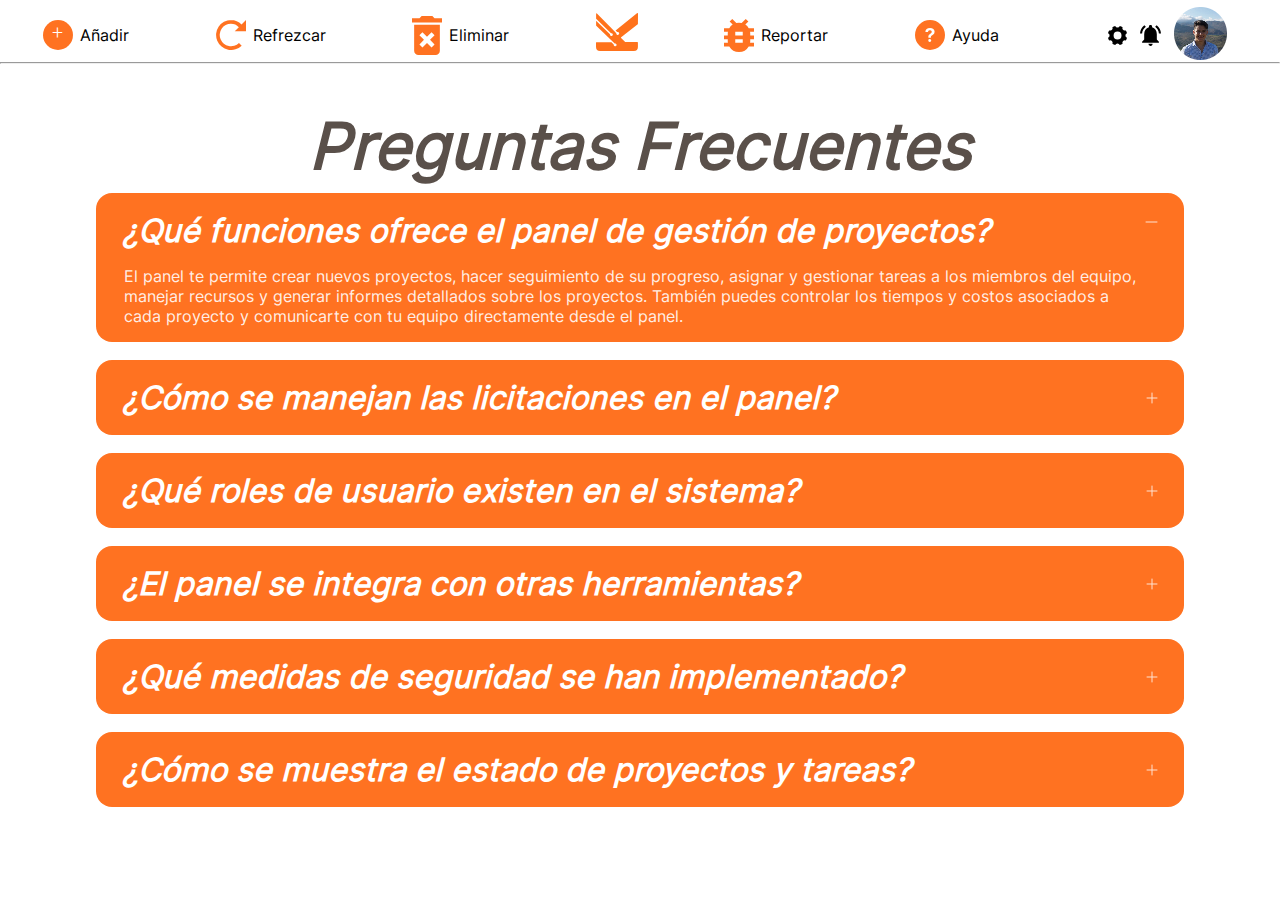
<file: pages/faq.html>
<!DOCTYPE html>
<html lang="en">

<head>
    <meta charset="UTF-8">
    <meta name="viewport" content="width=device-width, initial-scale=1.0">
    <title>Kario Media PM</title>
    <link rel="shortcut icon" href="../assets/img/kario sin kairo (2).svg" type="image/x-icon">
    <link rel="stylesheet" href="../assets/css/faq.css">
</head>

<body>
    <header>
        <div class="icon-agg">
            <img src="../assets/img/Group 3.svg" alt="">
            <a href="añadir.html">Añadir</a>
        </div>
        <div class="icon-agg">
            <img src="../assets/img/Icon open-reload.svg" alt="">
            <a href="index.html">Refrezcar</a>
        </div>
        <div class="icon-agg">
            <img src="../assets/img/Icon material-delete-forever.svg" alt="">
            <a href="eliminar.html">Eliminar</a>
        </div>
        <div class="logo">
            <img src="../assets/img/kario sin kairo.svg" alt="">
        </div>
        <div class="icon-agg">
            <img src="../assets/img/Icon material-bug-report.svg" alt="">
            <a href="reportes.html">Reportar</a>
        </div>
        <div class="icon-agg">
            <img src="../assets/img/Icon ionic-ios-help-circle.svg" alt="">
            <a href="faq.html">Ayuda</a>
        </div>
        <div class="perfil">
            <img src="../assets/img/Icon ionic-ios-settings.svg" alt="">
            <img src="../assets/img/Icon material-notifications-active.svg" alt="">
            <a href="#popup-img"><img src="../assets/img/pp-1.png" alt="" tabindex="0" ></a>
            <div id="popup-img" class="popup">
                <div class="popup-container">
                    <p>Pedro Felipe Gomez Bonilla <br>
                        <span>Usuario Admin</span> </p>
                        <a href="login.html">Cerrar Sesión</a>
                        <a href="faq.html">Cancelar</a>
                </div>
            </div>
        </div>
    </header>
    <hr>

    <h1><i>Preguntas Frecuentes</i></h1>

    <section>
        <div class="question1">
            <h4>¿Qué funciones ofrece el panel de gestión de proyectos?</h4>
            <p>El panel te permite crear nuevos proyectos, hacer seguimiento de su progreso, asignar y gestionar tareas
                a los miembros del equipo, manejar recursos y generar informes detallados sobre los proyectos. También
                puedes controlar los tiempos y costos asociados a cada proyecto y comunicarte con tu equipo directamente
                desde el panel.</p>
            <img src="../assets/img/vector-guion.png" alt="">
        </div>
        <div class="question2">
            <h4>¿Cómo se manejan las licitaciones en el panel?</h4><img src="../assets/img/vector-suma.png" alt="">
        </div>
        <div class="question3">
            <h4>¿Qué roles de usuario existen en el sistema?</h4><img src="../assets/img/vector-suma.png" alt="">
        </div>
        <div class="question4">
            <h4>¿El panel se integra con otras herramientas?</h4><img src="../assets/img/vector-suma.png" alt="">
        </div>
        <div class="question5">
            <h4>¿Qué medidas de seguridad se han implementado?</h4><img src="../assets/img/vector-suma.png" alt="">
        </div>
        <div class="question6">
            <h4>¿Cómo se muestra el estado de proyectos y tareas?</h4><img src="../assets/img/vector-suma.png" alt="">
        </div>
    </section>
</body>

</html>
</file>
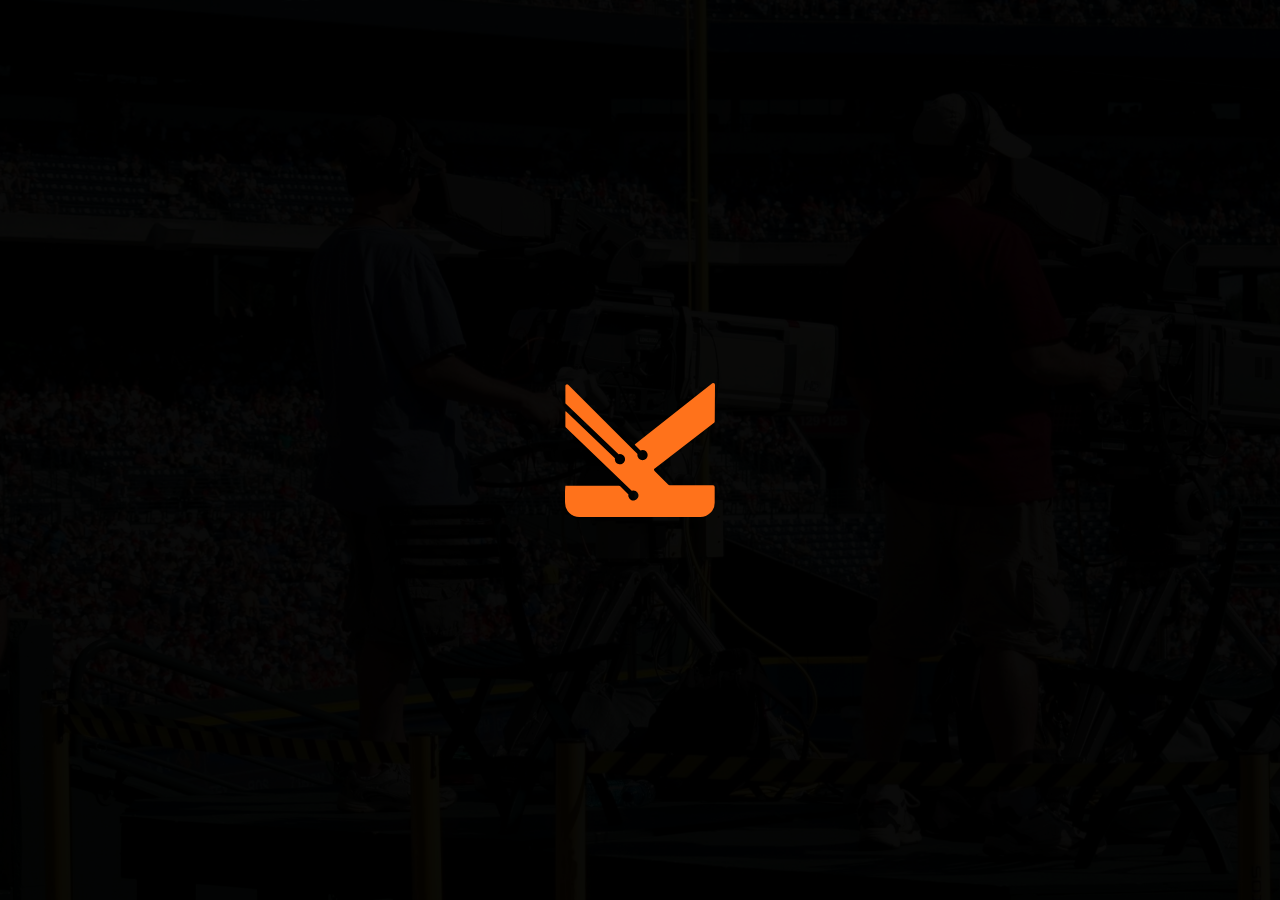
<file: pages/login.html>
<!DOCTYPE html>
<html lang="en">

<head>
    <meta charset="UTF-8">
    <meta name="viewport" content="width=device-width, initial-scale=1.0">
    <title>Kario Media PM</title>
    <link rel="stylesheet" href="../assets/css/login.css">
    <link rel="shortcut icon" href="../assets/img/kario sin kairo (2).svg" type="image/x-icon">
</head>

<body>
    <div class="principal">
        <img src="../assets/img/kario sin kairo.svg" alt="Kario Media Logo">
    </div>

    <div class="cuadro">
        <img class="kario" src="../assets/img/kario sin kairo.svg" alt="Kario Media Logo">
        <p>MEDIA</p>
        <h2>Bienvenido al panel digital de <br> KARIO Media</h2>
        <h4>Por favor ingresa los siguientes datos para ingresar a la plataforma</h4>

        <form action="usuario.html">
            <div class="ingreso">
                <h3 class="usuario">Usuario</h3>
                <input type="text" name="username" placeholder="Ingresa tu usuario" required>

                <h3 class="contraseña">Contraseña</h3>
                <input type="password" name="password" placeholder="Ingresa tu contraseña" required>
            </div>
            <button type="submit" class="submit">Ingresar al panel</button>
        </form>
        <div class="parraf">
            <p>¿Tienes problemas para ingresar? Por favor contactarse con asistencia técnica lo más pronto posible</p>
        </div>
    </div>

</body>

</html>
</file>
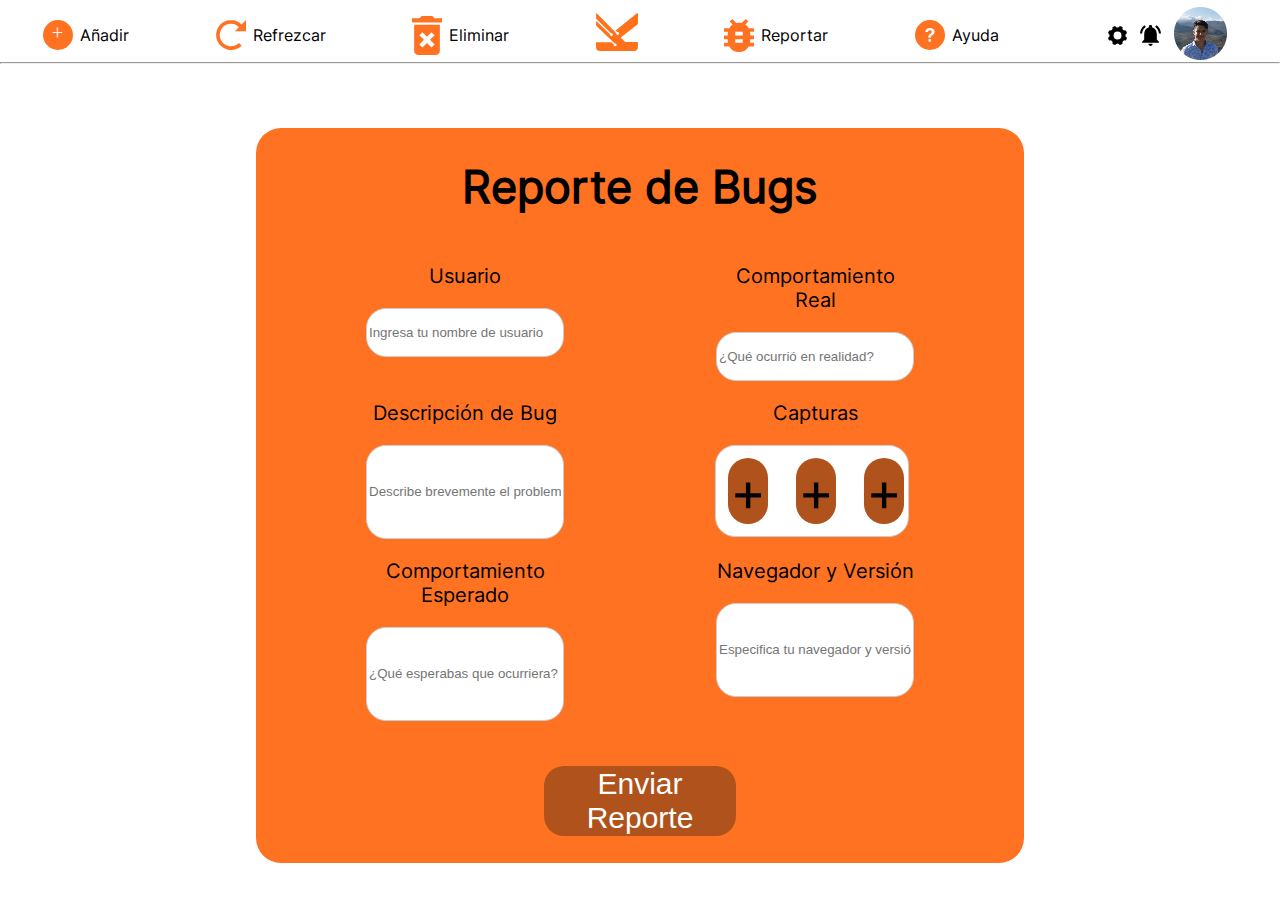
<file: pages/reportes.html>
<!DOCTYPE html>
<html lang="en">

<head>
    <meta charset="UTF-8">
    <meta name="viewport" content="width=device-width, initial-scale=1.0">
    <title>Reportes</title>
    <link rel="shortcut icon" href="../assets/img/kario sin kairo (2).svg" type="image/x-icon">
    <link rel="stylesheet" href="../assets/css/reportes.css">
</head>

<body>
    <header>
        <div class="icon-agg">
            <img src="../assets/img/Group 3.svg" alt="">
            <a href="añadir.html">Añadir</a>
        </div>
        <div class="icon-agg">
            <img src="../assets/img/Icon open-reload.svg" alt="">
            <a href="index.html">Refrezcar</a>
        </div>
        <div class="icon-agg">
            <img src="../assets/img/Icon material-delete-forever.svg" alt="">
            <a href="eliminar.html">Eliminar</a>
        </div>
        <div class="logo">
            <img src="../assets/img/kario sin kairo.svg" alt="">
        </div>
        <div class="icon-agg">
            <img src="../assets/img/Icon material-bug-report.svg" alt="">
            <a href="reportes.html">Reportar</a>
        </div>
        <div class="icon-agg">
            <img src="../assets/img/Icon ionic-ios-help-circle.svg" alt="">
            <a href="faq.html">Ayuda</a>
        </div>
        <div class="perfil">
            <img src="../assets/img/Icon ionic-ios-settings.svg" alt="">
            <img src="../assets/img/Icon material-notifications-active.svg" alt="">
            <a href="#popup-img"><img src="../assets/img/pp-1.png" alt="" tabindex="0" ></a>
            <div id="popup-img" class="popup">
                <div class="popup-container">
                    <p>Pedro Felipe Gomez Bonilla <br>
                        <span>Usuario Admin</span> </p>
                        <a href="login.html">Cerrar Sesión</a>
                        <a href="reportes.html">Cancelar</a>
                </div>
            </div>
        </div>
    </header>
    <hr>

    <section>
        <div class="cuadro">
            <h1>Reporte de Bugs</h1>
            <div class="uno">
                <p>Usuario</p>
                <input type="text" placeholder="Ingresa tu nombre de usuario" class="input1">
            </div>
            <div class="dos">
                <p>Comportamiento Real</p>
                <input type="text" placeholder="¿Qué ocurrió en realidad?" class="input1">
            </div>
            <div class="tres">
                <p>Descripción de Bug</p>
                <input type="text" placeholder="Describe brevemente el problema">
            </div>
            <div class="cuatro">
                <p>Capturas</p>
                <div class="tres-cuadros">
                    <div class="content-cuatr1">+</div>
                    <div class="content-cuatr2">+</div>
                    <div class="content-cuatr3">+</div>
                </div>
            </div>
            <div class="cinco">
                <p>Comportamiento Esperado</p>
                <input type="text" placeholder="¿Qué esperabas que ocurriera?">
            </div>
            <div class="seis">
                <p>Navegador y Versión</p>
                <input type="text" placeholder="Especifica tu navegador y versión">
            </div>
            <div class="siete">
                <button onclick="location.href='index.html'">Enviar Reporte</button>
            </div>
        </div>
    </section>
</body>

</html>
</file>
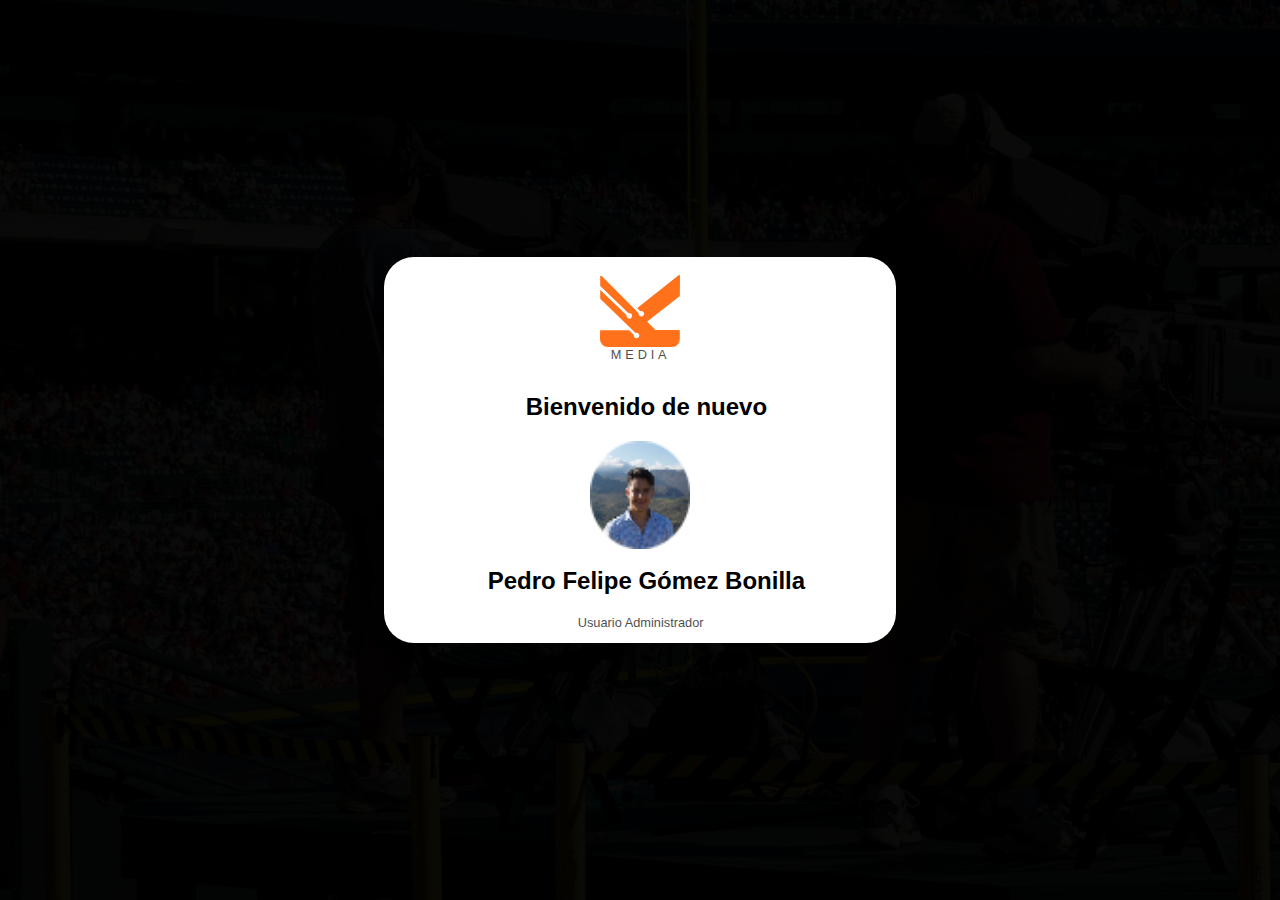
<file: pages/usuario.html>
<!DOCTYPE html>
<html lang="en">
<head>
    <meta charset="UTF-8">
    <meta name="viewport" content="width=device-width, initial-scale=1.0">
    <title>Usuario</title>
    <link rel="stylesheet" href="../assets/css/usuario.css">
    <link rel="shortcut icon" href="../assets/img/kario sin kairo (2).svg" type="image/x-icon">
    <meta http-equiv="refresh" content="7;url=index.html">
</head>
<body>
    <div class="cuadro">
        <img class="kario" src="../assets/img/kario sin kairo.svg" alt="">
        <p>MEDIA</p>
        <h2>Bienvenido de nuevo</h2>
        <img class="pedro" src="../assets/img/pp.png" alt="">
        <h2>Pedro Felipe Gómez Bonilla</h2>
        <div class="texto">
            <p>Usuario Administrador</p>
        </div>
    </div>
    <div class="final">
        <img src="../assets/img/kario sin kairo.svg" alt="">
    </div>
</body>
</html>
</file>
<file: assets/css/index.css>
@font-face {
    font-family: 'inter';
    src: url(../fonts/Inter/static/Inter-Regular.ttf);
}


body {
    width: 100%;
    height: 100vh;
    overflow-x: hidden;
    margin: 0;
    padding: 0;
    font-family: 'inter';

}

header {
    margin-top: 0.938vh;
    display: flex;
    justify-content: space-around;
    height: 6vh;
}

.icon-agg {
    display: flex;
    align-items: center;
    justify-items: center;
}

.icon-agg img {
    width: 30px;
}

.icon-agg a {
    text-decoration: none;
    color: black;
    padding-left: 0.521vw;
}

.logo {
    margin-top: 5px;
}

.perfil {
    position: relative;
    padding: 10px;
    align-items: center;
    justify-content: center;
    display: flex;
}

.perfil img {
    padding-left: 1vw;
    cursor: pointer;
}

.popup {
    background-color: #707070;
    position: absolute;
    top: 84%;
    left: -84%;
    display: none;
    width: 250px;
    padding: 10px;
    background-color: #fff;
    border: 1px solid #ccc;
    border-radius: 5px;
    box-shadow: 0 0 10px rgba(0, 0, 0, 0.1);
}

.popup:target {
    display: block;
}


.popup p {
    font-size: 0.75rem;
    text-align: center;
}
.popup p span {
    font-weight: bold;
}
.popup a {
    display: flex;
    padding: 10px;
    align-items: center;
    justify-content: center;
    background-color: #ff7221;
    color: #fff;
    border: none;
    border-radius: 5px;
    cursor: pointer;
    text-decoration: none; 
    margin-top: 0.5vh;
}

.popup a:hover {
    background-color: rgb(214, 123, 12);
}
hr {
    margin: 0;
}
main {
    margin-top: 1.302vh;
    text-align: center;
}

.section1 {
    display: flex;
    flex-direction: column;
    justify-content: center;
    align-items: center;
    width: 80vw; 
    margin: auto;
}
.cell-circle-number img{
    width: 40px;
    height: 40px;
}
.table {
    width: 100%;
    display: grid;
    grid-template-columns: 100% 5%;
    column-gap: 15px;
    align-items: center;
}

.row-header {
    display: flex;
    justify-content: space-between;
    border-radius: 15px;
    font-size: 13px;
    font-weight: 800;
    width: 100%;
}

.row {
    display: flex;
    justify-content: space-between;
    align-items: center;
    padding: 10px 5px;
    margin: 10px 0;
    border: 1px solid #707070;
    border-radius: 10px;
    font-size: 15px;
}


.cell {
    flex: 1;
    text-align: center;
}


.estado img {
    width: 20px;
    height: 20px;
}

.add-button {
    display: block;
    width: 17.5vw;
    height: 3.646vw;
    margin: 20px auto;
    padding: 10px;
    font-size: 1.302vw;
    background-color: #ff7221;
    color: #fff;
    border: none;
    border-radius: 50px;
    cursor: pointer;
}

.add-button:hover {
    background-color: rgb(214, 123, 12);
}

@media (max-width:768px) {
    header {
        display: flex;
        flex-direction: column;
        align-items: center;
        background-color: #fdb185;
        height: auto;
        margin: 0;
        padding-top: 15px;
    }

    header .icon-agg {
        a {
            font-size: 1rem;
            text-align: left;
        }

        img {
            width: 20px;
            display: none;
        }
    }
    

    .popup {
        top: 84%;
        left: -60%;
    }
    h1{
        font-size: 0.90em;
    }
    p{
        font-size: 0.50em;
    }

    section{
        display: flex;
    }

    .row-header{
        display: flex;
        font-size: 0.40em;
        margin-top: 0vh;
        justify-content: space-evenly;
        justify-content: center;
    }
    .row{
        justify-content: center;
        font-size: 0.50rem;
    }
    .cell-circle-number img{
        width: 5vw;
    }
    .estado img{
        width: 2vw;
        height: auto;
    }

    .add-button{
        font-size: 0.60rem;
        height: auto;
        width: auto;
    }
}
</file>
<file: assets/css/añadir.css>
@font-face {
    font-family: 'inter';
    src: url(../fonts/Inter/static/Inter-Regular.ttf);
}


body {
    width: 100%;
    height: 100vh;
    overflow-x: hidden;
    margin: 0;
    padding: 0;
    font-family: 'inter';

}

header {
    margin-top: 0.938vh;
    display: flex;
    justify-content: space-around;
    height: 6vh;
}

.icon-agg {
    display: flex;
    align-items: center;
    justify-items: center;
}

.icon-agg img {
    width: 30px;
}

.icon-agg a {
    text-decoration: none;
    color: black;
    padding-left: 0.521vw;
}

.logo {
    margin-top: 5px;
}

.perfil {
    position: relative;
    padding: 10px;
    align-items: center;
    justify-content: center;
    display: flex;
}

.perfil img {
    padding-left: 1vw;
    cursor: pointer;
}

.popup {
    background-color: #707070;
    position: absolute;
    top: 84%;
    left: -84%;
    display: none;
    width: 250px;
    padding: 10px;
    background-color: #fff;
    border: 1px solid #ccc;
    border-radius: 5px;
    box-shadow: 0 0 10px rgba(0, 0, 0, 0.1);
}

.popup:target {
    display: block;
}


.popup p {
    font-size: 0.75rem;
    text-align: center;
}
.popup p span {
    font-weight: bold;
}
.popup a {
    display: flex;
    padding: 10px;
    align-items: center;
    justify-content: center;
    background-color: #ff7221;
    color: #fff;
    border: none;
    border-radius: 5px;
    cursor: pointer;
    text-decoration: none; 
    margin-top: 0.5vh;
}

.popup a:hover {
    background-color: rgb(214, 123, 12);
}
hr {
    margin: 0;
}
h1 {
    text-align: center;
    margin-bottom: 0;
}
section{
    display: flex;
    align-items: center;
    justify-content: center;
    flex-direction: column;
    width: 100%;
    
}
.datos{
    margin-top: 0;
    display: grid;
    grid-template-columns: repeat(3, 1fr);
    column-gap: 2.604vw;
    row-gap: 2.083vw;
    font-weight: 800;
    margin: 0;
}

.input-añadir {
    margin: 0;
}
label input{
    width: 12.865vw;
    height: 4.219vw;
    border-radius: 25px;
    border: none;
    background-color: #ff7221;
    box-shadow: 0 0 10px black;
    margin-top: 0vh;
}
.button {
    margin-top: 4vh;
    display: flex;
    justify-content: center;
    align-content: center;
    
    button{
        background-color: #ff7221;
        color: #fff;
        justify-content: center;
        align-content: center;
        width: 30.208vw;
        height: 4.896vw;
        border-radius: 25px;
        border: none;
        font-size: 2.5rem;
    }
}

@media (max-width:768px) {
    header {
        display: flex;
        flex-direction: column;
        align-items: center;
        background-color: #fdb185;
        height: auto;
        margin: 0;
        padding-top: 15px;
    }

    header .icon-agg {
        a {
            font-size: 1rem;
            text-align: left;
        }

        img {
            width: 20px;
            display: none;
        }
    }
    

    .popup {
        top: 84%;
        left: -60%;
    }
    
    section{
        display: flex;
        flex-direction: column;
    }
    h1{
        font-size: 0.90em;
    }
    .datos{
        display: flex;
        flex-direction: column;
        align-items: center;
        width: 100%;
    }

    label {
        margin: 0;
    }
    label input
    {
        width: 100%;

    }
    .input-añadir p{
        margin: 0.5vh;
    }
    .button {
        margin-top: 2vh;
        display: flex;
        justify-content: center;
        align-content: center;
        
        button{
            background-color: #ff7221;
            color: #fff;
            justify-content: center;
            align-content: center;
            width: 30.208vw;
            height: auto;
            border-radius: 25px;
            border: none;
            font-size: 1.4rem;
        }
    }
}
</file>
<file: assets/css/eliminar.css>
@font-face {
    font-family: 'inter';
    src: url(../fonts/Inter/static/Inter-Regular.ttf);
}


body {
    width: 100%;
    height: 100vh;
    overflow-x: hidden;
    margin: 0;
    padding: 0;
    font-family: 'inter';

}

header {
    margin-top: 0.938vh;
    display: flex;
    justify-content: space-around;
    height: 6vh;
}

.icon-agg {
    display: flex;
    align-items: center;
    justify-items: center;
}

.icon-agg img {
    width: 30px;
}

.icon-agg a {
    text-decoration: none;
    color: black;
    padding-left: 0.521vw;
}

.logo {
    margin-top: 5px;
}

.perfil {
    position: relative;
    padding: 10px;
    align-items: center;
    justify-content: center;
    display: flex;
}

.perfil img {
    padding-left: 1vw;
    cursor: pointer;
}

.popup {
    background-color: #707070;
    position: absolute;
    top: 84%;
    left: -84%;
    display: none;
    width: 250px;
    padding: 10px;
    background-color: #fff;
    border: 1px solid #ccc;
    border-radius: 5px;
    box-shadow: 0 0 10px rgba(0, 0, 0, 0.1);
}

.popup:target {
    display: block;
}


.popup p {
    font-size: 0.75rem;
    text-align: center;
}
.popup p span {
    font-weight: bold;
}
.popup a {
    display: flex;
    padding: 10px;
    align-items: center;
    justify-content: center;
    background-color: #ff7221;
    color: #fff;
    border: none;
    border-radius: 5px;
    cursor: pointer;
    text-decoration: none; 
    margin-top: 0.5vh;
}

.popup a:hover {
    background-color: rgb(214, 123, 12);
}
hr {
    margin: 0;
}
main {
    margin-top: 6vh;
    text-align: center;
}

.section1 {
    display: flex;
    flex-direction: column;
    justify-content: center;
    align-items: center;
    margin: 0 82px;
}


.table {
    width: 100%;
    display: grid;
    grid-template-columns: 90% 5%;
    column-gap: 15px;
    align-items: center;
    justify-content: center;
}


.row {
    display: flex;
    justify-content: space-between;
    align-items: center;
    padding: 10px 5px;
    margin: 10px 0;
    border: 1px solid #707070;
    border-radius: 10px;
    font-size: 15px;
}


.cell {
    flex: 1;
    text-align: center;
}


.delete img {
    width: auto;
    height: auto;
}

button {
    width: 2vw;
    height: auto;
    background-color: transparent;
    border: none;
}


@media (max-width:768px) {
    header {
        display: flex;
        flex-direction: column;
        align-items: center;
        background-color: #fdb185;
        height: auto;
        margin: 0;
        padding-top: 15px;
    }

    header .icon-agg {
        a {
            font-size: 1rem;
            text-align: left;
        }

        img {
            width: 20px;
            display: none;
        }
    }
    

    .popup {
        top: 84%;
        left: -60%;
    }
    h1{
        font-size: 0.90em;
    }

    .section1{
        margin: 30vw;
        margin-top: 3vh;
    }

    .row{
        display: block;
        font-size: 0.90em;
        height: auto;
        width: auto;
        margin: 2vw;
    }
    .delete img{
        width: auto;
        height: auto;
    }
    .cell-circle-number{
        justify-content: center;
        align-items: center;
        display: flex;
    }
}
</file>
<file: assets/css/faq.css>
@font-face {
    font-family: 'inter';
    src: url(../fonts/Inter/static/Inter-Regular.ttf);
}


body {
    width: 100%;
    height: 100vh;
    overflow-x: hidden;
    margin: 0;
    padding: 0;
    font-family: 'inter';

}

header {
    margin-top: 0.938vh;
    display: flex;
    justify-content: space-around;
    height: 6vh;
}

.icon-agg {
    display: flex;
    align-items: center;
    justify-items: center;
}

.icon-agg img {
    width: 30px;
}

.icon-agg a {
    text-decoration: none;
    color: black;
    padding-left: 0.521vw;
}

.logo {
    margin-top: 5px;
}

.perfil {
    position: relative;
    padding: 10px;
    align-items: center;
    justify-content: center;
    display: flex;
}

.perfil img {
    padding-left: 1vw;
    cursor: pointer;
}

.popup {
    background-color: #707070;
    position: absolute;
    top: 84%;
    left: -84%;
    display: none;
    width: 250px;
    padding: 10px;
    background-color: #fff;
    border: 1px solid #ccc;
    border-radius: 5px;
    box-shadow: 0 0 10px rgba(0, 0, 0, 0.1);
}

.popup:target {
    display: block;
}


.popup p {
    font-size: 0.75rem;
    text-align: center;
}
.popup p span {
    font-weight: bold;
}
.popup a {
    display: flex;
    padding: 10px;
    align-items: center;
    justify-content: center;
    background-color: #ff7221;
    color: #fff;
    border: none;
    border-radius: 5px;
    cursor: pointer;
    text-decoration: none; 
    margin-top: 0.5vh;
}

.popup a:hover {
    background-color: rgb(214, 123, 12);
}
hr {
    margin: 0;
}
h1{
    text-align: center;
    font-size: 64px;
    color: rgba(49, 36, 29,0.8);
    margin-bottom: 0;
}
section {
    width: 100%;
    display: flex;
    justify-content: center;
    align-items: center;
    flex-direction: column;
}
.question1,.question2,.question3,.question4,.question5,.question6 {
    background-color: #ff7221;
    width: 85%;
    color: white;
    display: grid;
    grid-template-columns: auto auto;
    margin: 1vh;
    border-radius: 16px;
    align-items: center;
    h4{
        font-style: italic;
        font-size: 32px;
        margin-top: 2vh;
        margin-bottom: 2vh;
    }
}

.question1 {
    h4 {
        margin-left: 2vw;
        margin-bottom: 0;
        grid-column: 1;
        grid-row: 1;
    }

    p{
        margin-left: 2.2vw;
        grid-column: 1;
        grid-row: 2;
        color: rgba(255, 255, 255,0.9);
    }

    img{
        grid-column: 2;
        grid-row: 1;
        align-self:center;
        justify-self: center;
        margin-right: 2vw;
    }
}
.question2,.question3,.question4,.question5,.question6{
    img{
        align-self:center;
        justify-self: flex-end;
        margin-right: 2vw;
    }
    h4 {
        margin-left: 2vw;
    }
}


@media (max-width:768px) {
    header {
        display: flex;
        flex-direction: column;
        align-items: center;
        background-color: #fdb185;
        height: auto;
        margin: 0;
        padding-top: 15px;
    }

    header .icon-agg {
        a {
            font-size: 1rem;
            text-align: left;
        }

        img {
            width: 20px;
            display: none;
        }
    }
    

    .popup {
        top: 84%;
        left: -60%;
    }
    h1{
        font-size: 2em;
    }
}
</file>
<file: assets/css/style.css>
body {
    background-image: url(../img/pexels-pixabay-159400.png);
    background-repeat: no-repeat;
    background-color: black;
    background-size: cover;
    font-family: Arial, Helvetica, sans-serif;
    height: 100vh;
    margin: 0;
    overflow: hidden;
    display: flex;
    justify-content: center;
    align-items: center;
}

.principal {
    display: flex;
    justify-content: center;
    align-items: center;
    position: absolute;
    width: 100%;
    height: 100%;
    background-color: rgba(0, 0, 0, 0.7);
    animation: fadeOut 3s forwards;
    animation-delay: 2s;
    z-index: 1;
}

.principal img {
    width: 150px;
    height: auto;
    animation: logoZoom 2s forwards;
}

@keyframes logoZoom {
    0% {
        transform: scale(1);
    }
    100% {
        transform: scale(1.2);
    }
}

@keyframes fadeOut {
    0% {
        opacity: 1;
    }
    100% {
        opacity: 0;
        visibility: hidden;
    }
}

.cuadro {
    display: flex;
    flex-direction: column;
    background-color: white;
    width: 40vw;
    height: auto;
    margin-top: 10vh;
    border-radius: 30px;
    text-align: center;
    box-shadow: 0 4px 8px rgba(0, 0, 0, 0.1);
    opacity: 0;
    animation: fadeIn 1s forwards;
    animation-delay: 5s;
    z-index: 0;
}

@keyframes fadeIn {
    0% {
        opacity: 0;
    }
    100% {
        opacity: 1;
    }
}

.kario {
    width: 80px;
    height: auto;
    margin-top: 2vh;
    margin-left: auto;
    margin-right: auto;
}

p {
    font-size: 0.8em;
    opacity: 0.7;
    letter-spacing: 0.3em;
    margin-top: 0vh;
    margin-left: 0.1vw;
}

h2 {
    font-size: 1.5em;
    margin: 1rem 0;
    margin-top: 1vh;
}

h4 {
    opacity: 0.7;
    font-size: 0.7em;
    margin-top: 0.4vh;
}

.ingreso {
    width: 100%;
    max-width: 300px;
}

h3 {
    text-align: left;
    font-size: 0.9em;
    opacity: 0.7;
    margin-left: 5vw;
    margin-top: 1%;
}

input {
    width: 30vw;
    height: 5vh;
    margin-left: 5vw;
    border-radius: 20px;
    border: 1px solid #ccc;
    margin-top: 0.01vh;
}

button.submit {
    background-color: rgba(255, 94, 0, 0.795);
    color: white;
    border: none;
    border-radius: 20px;
    font-size: 1rem;
    width: 15vw;
    height: 5vh; 
    margin-top: 1rem;
    margin-left: auto;
    margin-right: auto;
    display: block;
}

button.submit:hover {
    background-color: rgba(255, 94, 0, 0.9);
}

.parraf {
    font-size: 0.8rem;
    opacity: 0.7;
    margin-top: 2vh;
    p{
        letter-spacing: 0;
    }
}

@media (max-width: 768px) {
    button.submit {
        width: 80%;
        margin-left: auto;
        margin-right: auto;
    }
}

@media (min-width: 769px) {
    button.submit {
        width: 15vw;
        margin-left: 12vw;
    }
}
</file>
<file: assets/css/reportes.css>
@font-face {
    font-family: 'inter';
    src: url(../fonts/Inter/static/Inter-Regular.ttf);
}


body {
    width: 100%;
    height: 100vh;
    overflow-x: hidden;
    margin: 0;
    padding: 0;
    font-family: 'inter';

}

header {
    margin-top: 0.938vh;
    display: flex;
    justify-content: space-around;
    height: 6vh;
}

.icon-agg {
    display: flex;
    align-items: center;
    justify-items: center;
}

.icon-agg img {
    width: 30px;
}

.icon-agg a {
    text-decoration: none;
    color: black;
    padding-left: 0.521vw;
}

.logo {
    margin-top: 5px;
}

.perfil {
    position: relative;
    padding: 10px;
    align-items: center;
    justify-content: center;
    display: flex;
}

.perfil img {
    padding-left: 1vw;
    cursor: pointer;
}

.popup {
    background-color: #707070;
    position: absolute;
    top: 84%;
    left: -84%;
    display: none;
    width: 250px;
    padding: 10px;
    background-color: #fff;
    border: 1px solid #ccc;
    border-radius: 5px;
    box-shadow: 0 0 10px rgba(0, 0, 0, 0.1);
}

.popup:target {
    display: block;
}


.popup p {
    font-size: 0.75rem;
    text-align: center;
}
.popup p span {
    font-weight: bold;
}
.popup a {
    display: flex;
    padding: 10px;
    align-items: center;
    justify-content: center;
    background-color: #ff7221;
    color: #fff;
    border: none;
    border-radius: 5px;
    cursor: pointer;
    text-decoration: none; 
    margin-top: 0.5vh;
}

.popup a:hover {
    background-color: rgb(214, 123, 12);
}
hr {
    margin: 0;
}
section {
    height: auto;
    background-color: #ff7221;
    display: flex;
    justify-content: center;
    align-items: center;
    border-radius: 25px;
    margin: 5vw 20vw; 

}

.cuadro {
    grid-template-columns: 15.625vw 15.625vw;
    grid-template-rows: repeat(7, auto);
    display: grid;
    column-gap: 150px;
    text-align: center;
}

h1 {
    text-align: center;
    font-size: 45px;
    grid-row: 1;
    grid-column: 1 / span 2;
}

input {
    width: 15vw;
    height: 10vh;
    border-radius: 20px;
    border: 1px solid #ccc;
    text-align: start;
}

.input1 {
    height: 5vh;
}

.uno {
    grid-row: 2;
    grid-column: 1;
    font-size: 20px;
}

.dos {
    grid-row: 2;
    grid-column: 2;
    font-size: 20px;
}

.tres {
    grid-row: 3;
    grid-column: 1;
    font-size: 20px;
}

.cuatro {
    grid-row: 3;
    grid-column: 2;
    font-size: 20px;
}

.tres-cuadros {
    grid-template-rows: auto auto ;
    width: 15vw;
    height: 10vh;
    border-radius: 20px;
    border: 1px solid #ccc;
    grid-template-columns: repeat(3, 33%);
    display: grid;
    background-color: #fff;
    column-gap: 5px;
    align-content: center;
    justify-items: center;
    font-size: 3.438rem;
    color: #000000;
}

.cuatro p {
    grid-row: 1;
    grid-column: 1 /  2;
}

.content-cuatr1,.content-cuatr2,.content-cuatr3 {
    background-color: #af521c;
    width: 3.125vw;
    height: auto;
    border-radius: 20px;
    grid-row: 1;
    grid-column: 1;
}
.content-cuatr1 {
    grid-row: 1;
    grid-column: 1;
}
.content-cuatr2 {
    grid-row: 1;
    grid-column: 2;
}
.content-cuatr3 {
    grid-row: 1;
    grid-column: 3;
}

.cinco {
    grid-row: 4;
    grid-column: 1;
    font-size: 20px;
}

.seis {
    grid-row: 4;
    grid-column: 2;
    font-size: 20px;
}

button {
    background-color: #af521c;
    border-radius: 20px;
    font-size: 30px;
    width: 15vw;
    height: auto;
    color: white;
    border: none;
    margin-top: 5vh;
    margin-bottom: 5%;
}

.siete {
    grid-row: 5;
    grid-column: 1 / span 2;
}

@media (max-width:768px) {
    header {
        display: flex;
        flex-direction: column;
        align-items: center;
        background-color: #fdb185;
        height: auto;
        margin: 0;
        padding-top: 15px;
    }

    header .icon-agg {
        a {
            font-size: 1rem;
            text-align: left;
        }

        img {
            width: 20px;
            display: none;
        }
    }
    

    .popup {
        top: 84%;
        left: -60%;
    }
    h1{
        font-size: 1.2em;
    }
    section {
        display: flex;
        justify-content: center;
        align-items: center;
        flex-flow: column; 
    }

    input{
        height: auto;
        width: auto;
        font-size: 0.70em;
    }

    .cuadro{
        flex-direction: column;
        align-items: center;
        display: block;
    }
    .tres-cuadros{
        margin: 5vw 20vw;
        height: auto;
        width: auto;
        font-size: 1em;
        justify-content: center;
    }

    button {
        height: auto;
        width: auto;
    }

}
</file>
<file: assets/css/usuario.css>
body{
    background-image: url(../img/pexels-pixabay-159400.png);
    background-repeat: no-repeat;
    background-color: black;
    background-size: cover;
    font-family: Arial, Helvetica, sans-serif;
    height: 100vh;
    margin: 0;
    overflow: hidden;
    display: flex;
    justify-content: center;
    align-items: center;
}

.cuadro{
    display: flex;
    flex-direction: column;
    background-color: white;
    width: 40vw;
    height: auto;
    border-radius: 30px;
    text-align: center;
    align-items: center;
    justify-content: center;
    animation: fadeIn 5s forwards;
    z-index: 1;
}

@keyframes fadeIn {
    0% {
        opacity: 1;
    }
    40% {
        opacity: 1;
    }
    100% {
        opacity: 0;
    }
}

.kario {
    width: 80px;
    height: auto;
    margin-top: 2vh;
    margin-left: auto;
    margin-right: auto;
    
}

p {
    font-size: 0.8em;
    opacity: 0.7;
    letter-spacing: 0.3em;
    margin-top: 0vh;
    margin-left: 0.1vw;
}

h2{
    font-size: 1.5em;
    margin-top: 2vh;
    margin-left: 1vw;
    font-family: Arial, Helvetica, sans-serif;
}

.pedro{
    width: 100px;
    height: 12vh;
}

.texto{
    margin-top: 0.9vh;
    font-size: 1em;
    margin: 0;
    padding: 0;
    p{
        letter-spacing: 0;
    }
}

.final {
    display: flex;
    justify-content: center;
    align-items: center;
    position: absolute;
    width: 100%;
    height: 100%;
    background-color: rgba(0, 0, 0, 0.7);
    animation: fadeOut 5s forwards;
    animation-delay: 5s ;
    z-index: 0;
}

.final img {
    width: 150px;
    height: auto;
    animation-delay: 2s;
    
}


@keyframes fadeOut {
    0% {
        opacity: 1;
    }
    50% {
        opacity: 0;
        visibility: hidden;
        display: none;
    }
}

@media (max-width: 768px) {
    .cuadro {
        width: auto;
        margin-top: 20vh;
    }

    h2 {
        font-size: 1.2em;
    }

    .final img {
        width: auto;
    }
}

@media (max-width: 480px) {
    .cuadro {
        width: auto;
        margin-top: 5vh;
    }

    h2 {
        font-size: 1em;
    }

    .final img {
        width: auto;
    }
}
</file>
<file: assets/css/login.css>
@font-face {
    font-family: 'inter';
    src: url(../fonts/Inter/static/Inter-Regular.ttf);
}
body {
    background-image: url(../img/pexels-pixabay-159400.png);
    background-repeat: no-repeat;
    background-color: black;
    background-size: cover;
    font-family: 'inter';
    height: 100vh;
    margin: 0;
    overflow: hidden;
    display: flex;
    justify-content: center;
    align-items: center;
}

.principal {
    display: flex;
    justify-content: center;
    align-items: center;
    position: absolute;
    width: 100%;
    height: 100%;
    background-color: rgba(0, 0, 0, 0.7);
    animation: fadeOut 3s forwards;
    animation-delay: 2s;
    z-index: 1;
}

.principal img {
    width: 150px;
    height: auto;
    animation: logoZoom 2s forwards;
}

@keyframes logoZoom {
    0% {
        transform: scale(1);
    }
    100% {
        transform: scale(1.2);
    }
}

@keyframes fadeOut {
    0% {
        opacity: 1;
    }
    100% {
        opacity: 0;
        visibility: hidden;
    }
}

.cuadro {
    display: flex;
    flex-direction: column;
    background-color: white;
    width: 40vw;
    height: auto;
    margin-top: 10vh;
    border-radius: 30px;
    text-align: center;
    box-shadow: 0 4px 8px rgba(0, 0, 0, 0.1);
    opacity: 0;
    animation: fadeIn 1s forwards;
    animation-delay: 3s;
    z-index: 0;
}

@keyframes fadeIn {
    0% {
        opacity: 0;
    }
    100% {
        opacity: 1;
    }
}

.kario {
    width: 80px;
    height: auto;
    margin-top: 2vh;
    margin-left: auto;
    margin-right: auto;
}

p {
    font-size: 0.8em;
    opacity: 0.7;
    letter-spacing: 0.3em;
    margin-top: 0vh;
    margin-left: 0.1vw;
}

h2 {
    font-size: 1.5em;
    margin: 1rem 0;
    margin-top: 1vh;
}

h4 {
    opacity: 0.7;
    font-size: 0.7em;
    margin-top: 0.4vh;
}

.ingreso {
    width: 100%;
    max-width: 300px;
}

h3 {
    text-align: left;
    font-size: 0.9em;
    opacity: 0.7;
    margin-left: 5vw;
    margin-top: 1%;
}

input {
    width: 30vw;
    height: 5vh;
    margin-left: 5vw;
    border-radius: 20px;
    border: 1px solid #ccc;
    margin-top: 0.01vh;
}

button.submit {
    background-color: rgba(255, 94, 0, 0.795);
    color: white;
    border: none;
    border-radius: 20px;
    font-size: 1rem;
    width: 15vw;
    height: 5vh; 
    margin-top: 1rem;
    margin-left: auto;
    margin-right: auto;
    display: block;
}

button.submit:hover {
    background-color: rgba(255, 94, 0, 0.9);
}

.parraf {
    font-size: 0.8rem;
    opacity: 0.7;
    margin-top: 2vh;
    p{
        letter-spacing: 0;
    }
}

@media (max-width: 768px) {
    button.submit {
        width: 80%;
        
    }
}

@media (min-width: 769px) {
    button.submit {
        width: 15vw;
        margin-left: 12vw;
    }
}
</file>
